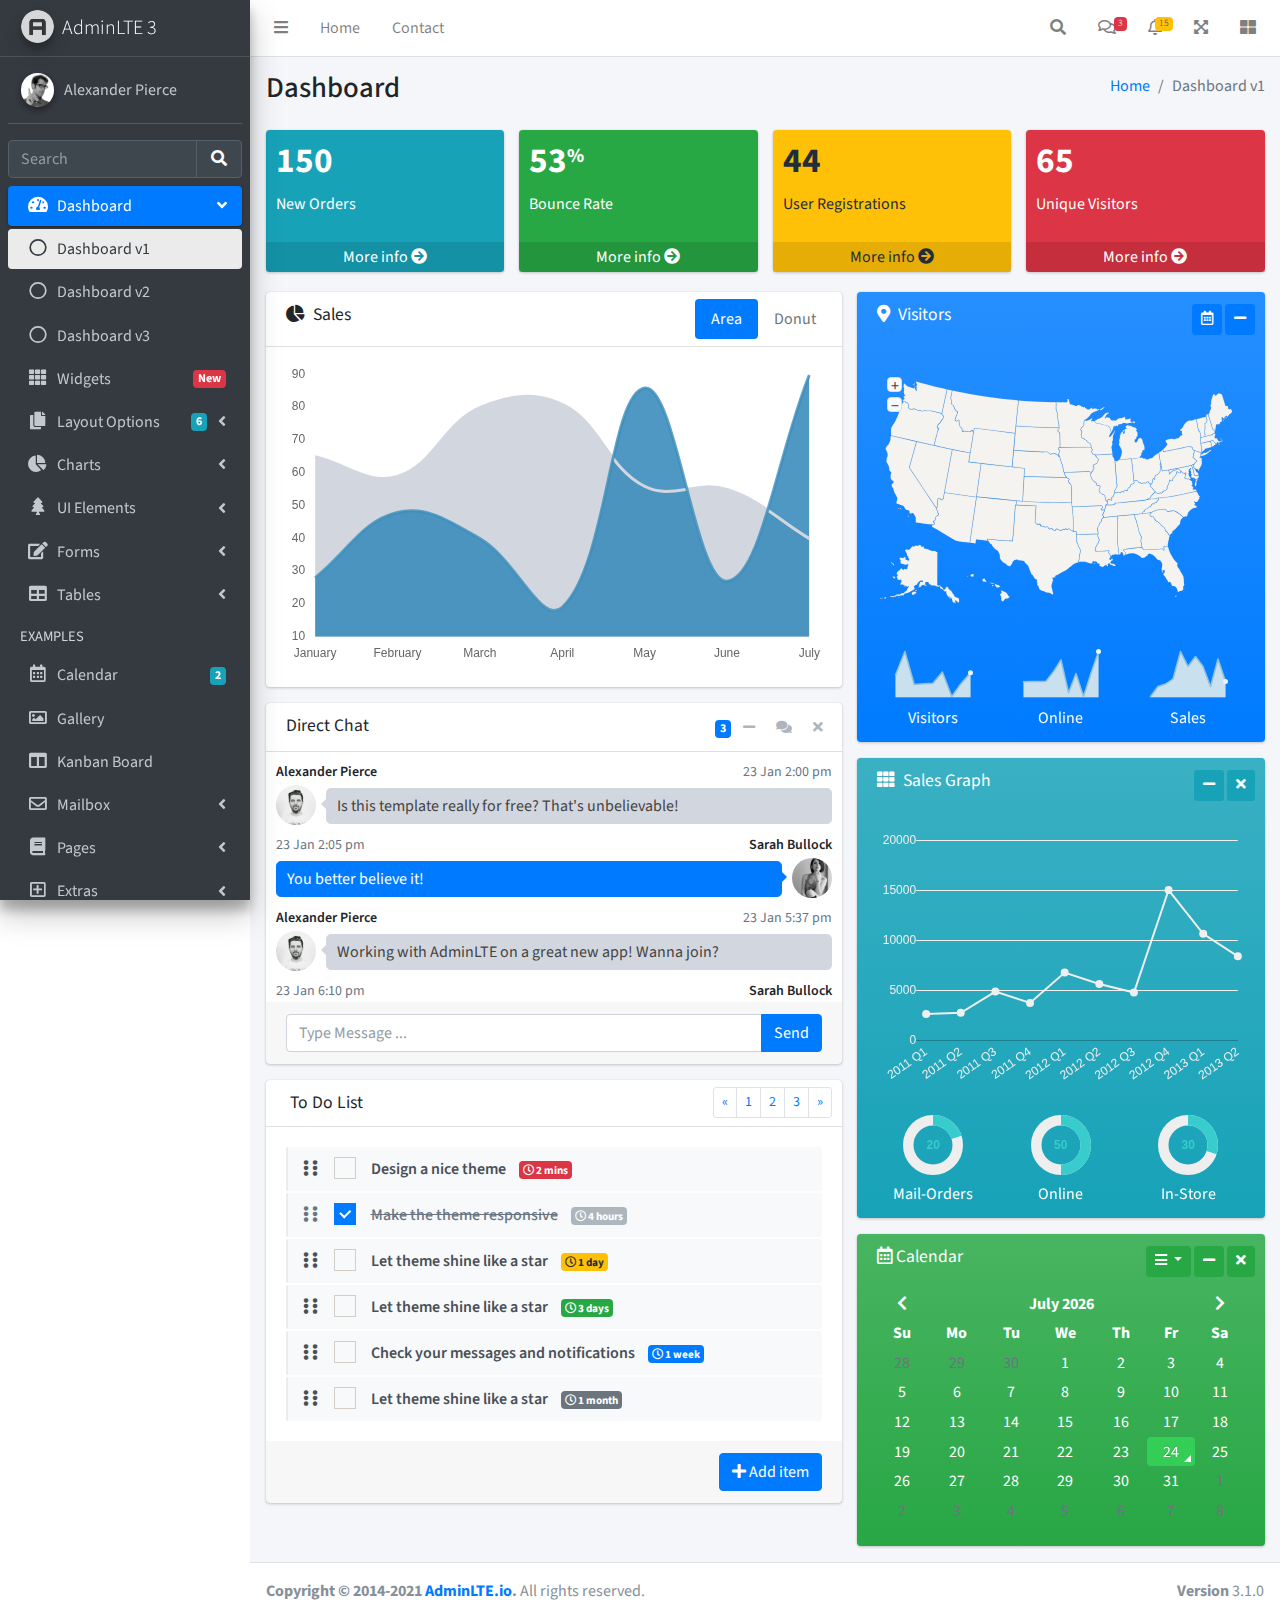
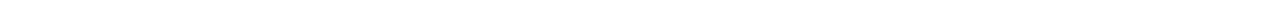
<file: admin/test.html>
<!DOCTYPE html>
<html lang="en">
<head>
  <meta charset="utf-8">
  <meta name="viewport" content="width=device-width, initial-scale=1">
  <title>AdminLTE 3 | Dashboard</title>

  <!-- Google Font: Source Sans Pro -->
  <link rel="stylesheet" href="https://fonts.googleapis.com/css?family=Source+Sans+Pro:300,400,400i,700&display=fallback">
  <!-- Font Awesome -->
  <link rel="stylesheet" href="plugins/fontawesome-free/css/all.min.css">
  <!-- Ionicons -->
  <link rel="stylesheet" href="https://code.ionicframework.com/ionicons/2.0.1/css/ionicons.min.css">
  <!-- Tempusdominus Bootstrap 4 -->
  <link rel="stylesheet" href="plugins/tempusdominus-bootstrap-4/css/tempusdominus-bootstrap-4.min.css">
  <!-- iCheck -->
  <link rel="stylesheet" href="plugins/icheck-bootstrap/icheck-bootstrap.min.css">
  <!-- JQVMap -->
  <link rel="stylesheet" href="plugins/jqvmap/jqvmap.min.css">
  <!-- Theme style -->
  <link rel="stylesheet" href="dist/css/adminlte.min.css">
  <!-- overlayScrollbars -->
  <link rel="stylesheet" href="plugins/overlayScrollbars/css/OverlayScrollbars.min.css">
  <!-- Daterange picker -->
  <link rel="stylesheet" href="plugins/daterangepicker/daterangepicker.css">
  <!-- summernote -->
  <link rel="stylesheet" href="plugins/summernote/summernote-bs4.min.css">
</head>
<body class="hold-transition sidebar-mini layout-fixed">
<div class="wrapper">

  <!-- Preloader -->
  <div class="preloader flex-column justify-content-center align-items-center">
    <img class="animation__shake" src="dist/img/AdminLTELogo.png" alt="AdminLTELogo" height="60" width="60">
  </div>

  <!-- Navbar -->
  <nav class="main-header navbar navbar-expand navbar-white navbar-light">
    <!-- Left navbar links -->
    <ul class="navbar-nav">
      <li class="nav-item">
        <a class="nav-link" data-widget="pushmenu" href="#" role="button"><i class="fas fa-bars"></i></a>
      </li>
      <li class="nav-item d-none d-sm-inline-block">
        <a href="index3.html" class="nav-link">Home</a>
      </li>
      <li class="nav-item d-none d-sm-inline-block">
        <a href="#" class="nav-link">Contact</a>
      </li>
    </ul>

    <!-- Right navbar links -->
    <ul class="navbar-nav ml-auto">
      <!-- Navbar Search -->
      <li class="nav-item">
        <a class="nav-link" data-widget="navbar-search" href="#" role="button">
          <i class="fas fa-search"></i>
        </a>
        <div class="navbar-search-block">
          <form class="form-inline">
            <div class="input-group input-group-sm">
              <input class="form-control form-control-navbar" type="search" placeholder="Search" aria-label="Search">
              <div class="input-group-append">
                <button class="btn btn-navbar" type="submit">
                  <i class="fas fa-search"></i>
                </button>
                <button class="btn btn-navbar" type="button" data-widget="navbar-search">
                  <i class="fas fa-times"></i>
                </button>
              </div>
            </div>
          </form>
        </div>
      </li>

      <!-- Messages Dropdown Menu -->
      <li class="nav-item dropdown">
        <a class="nav-link" data-toggle="dropdown" href="#">
          <i class="far fa-comments"></i>
          <span class="badge badge-danger navbar-badge">3</span>
        </a>
        <div class="dropdown-menu dropdown-menu-lg dropdown-menu-right">
          <a href="#" class="dropdown-item">
            <!-- Message Start -->
            <div class="media">
              <img src="dist/img/user1-128x128.jpg" alt="User Avatar" class="img-size-50 mr-3 img-circle">
              <div class="media-body">
                <h3 class="dropdown-item-title">
                  Brad Diesel
                  <span class="float-right text-sm text-danger"><i class="fas fa-star"></i></span>
                </h3>
                <p class="text-sm">Call me whenever you can...</p>
                <p class="text-sm text-muted"><i class="far fa-clock mr-1"></i> 4 Hours Ago</p>
              </div>
            </div>
            <!-- Message End -->
          </a>
          <div class="dropdown-divider"></div>
          <a href="#" class="dropdown-item">
            <!-- Message Start -->
            <div class="media">
              <img src="dist/img/user8-128x128.jpg" alt="User Avatar" class="img-size-50 img-circle mr-3">
              <div class="media-body">
                <h3 class="dropdown-item-title">
                  John Pierce
                  <span class="float-right text-sm text-muted"><i class="fas fa-star"></i></span>
                </h3>
                <p class="text-sm">I got your message bro</p>
                <p class="text-sm text-muted"><i class="far fa-clock mr-1"></i> 4 Hours Ago</p>
              </div>
            </div>
            <!-- Message End -->
          </a>
          <div class="dropdown-divider"></div>
          <a href="#" class="dropdown-item">
            <!-- Message Start -->
            <div class="media">
              <img src="dist/img/user3-128x128.jpg" alt="User Avatar" class="img-size-50 img-circle mr-3">
              <div class="media-body">
                <h3 class="dropdown-item-title">
                  Nora Silvester
                  <span class="float-right text-sm text-warning"><i class="fas fa-star"></i></span>
                </h3>
                <p class="text-sm">The subject goes here</p>
                <p class="text-sm text-muted"><i class="far fa-clock mr-1"></i> 4 Hours Ago</p>
              </div>
            </div>
            <!-- Message End -->
          </a>
          <div class="dropdown-divider"></div>
          <a href="#" class="dropdown-item dropdown-footer">See All Messages</a>
        </div>
      </li>
      <!-- Notifications Dropdown Menu -->
      <li class="nav-item dropdown">
        <a class="nav-link" data-toggle="dropdown" href="#">
          <i class="far fa-bell"></i>
          <span class="badge badge-warning navbar-badge">15</span>
        </a>
        <div class="dropdown-menu dropdown-menu-lg dropdown-menu-right">
          <span class="dropdown-item dropdown-header">15 Notifications</span>
          <div class="dropdown-divider"></div>
          <a href="#" class="dropdown-item">
            <i class="fas fa-envelope mr-2"></i> 4 new messages
            <span class="float-right text-muted text-sm">3 mins</span>
          </a>
          <div class="dropdown-divider"></div>
          <a href="#" class="dropdown-item">
            <i class="fas fa-users mr-2"></i> 8 friend requests
            <span class="float-right text-muted text-sm">12 hours</span>
          </a>
          <div class="dropdown-divider"></div>
          <a href="#" class="dropdown-item">
            <i class="fas fa-file mr-2"></i> 3 new reports
            <span class="float-right text-muted text-sm">2 days</span>
          </a>
          <div class="dropdown-divider"></div>
          <a href="#" class="dropdown-item dropdown-footer">See All Notifications</a>
        </div>
      </li>
      <li class="nav-item">
        <a class="nav-link" data-widget="fullscreen" href="#" role="button">
          <i class="fas fa-expand-arrows-alt"></i>
        </a>
      </li>
      <li class="nav-item">
        <a class="nav-link" data-widget="control-sidebar" data-slide="true" href="#" role="button">
          <i class="fas fa-th-large"></i>
        </a>
      </li>
    </ul>
  </nav>
  <!-- /.navbar -->

  <!-- Main Sidebar Container -->
  <aside class="main-sidebar sidebar-dark-primary elevation-4">
    <!-- Brand Logo -->
    <a href="index3.html" class="brand-link">
      <img src="dist/img/AdminLTELogo.png" alt="AdminLTE Logo" class="brand-image img-circle elevation-3" style="opacity: .8">
      <span class="brand-text font-weight-light">AdminLTE 3</span>
    </a>

    <!-- Sidebar -->
    <div class="sidebar">
      <!-- Sidebar user panel (optional) -->
      <div class="user-panel mt-3 pb-3 mb-3 d-flex">
        <div class="image">
          <img src="dist/img/user2-160x160.jpg" class="img-circle elevation-2" alt="User Image">
        </div>
        <div class="info">
          <a href="#" class="d-block">Alexander Pierce</a>
        </div>
      </div>

      <!-- SidebarSearch Form -->
      <div class="form-inline">
        <div class="input-group" data-widget="sidebar-search">
          <input class="form-control form-control-sidebar" type="search" placeholder="Search" aria-label="Search">
          <div class="input-group-append">
            <button class="btn btn-sidebar">
              <i class="fas fa-search fa-fw"></i>
            </button>
          </div>
        </div>
      </div>

      <!-- Sidebar Menu -->
      <nav class="mt-2">
        <ul class="nav nav-pills nav-sidebar flex-column" data-widget="treeview" role="menu" data-accordion="false">
          <!-- Add icons to the links using the .nav-icon class
               with font-awesome or any other icon font library -->
          <li class="nav-item menu-open">
            <a href="#" class="nav-link active">
              <i class="nav-icon fas fa-tachometer-alt"></i>
              <p>
                Dashboard
                <i class="right fas fa-angle-left"></i>
              </p>
            </a>
            <ul class="nav nav-treeview">
              <li class="nav-item">
                <a href="./index.html" class="nav-link active">
                  <i class="far fa-circle nav-icon"></i>
                  <p>Dashboard v1</p>
                </a>
              </li>
              <li class="nav-item">
                <a href="./index2.html" class="nav-link">
                  <i class="far fa-circle nav-icon"></i>
                  <p>Dashboard v2</p>
                </a>
              </li>
              <li class="nav-item">
                <a href="./index3.html" class="nav-link">
                  <i class="far fa-circle nav-icon"></i>
                  <p>Dashboard v3</p>
                </a>
              </li>
            </ul>
          </li>
          <li class="nav-item">
            <a href="pages/widgets.html" class="nav-link">
              <i class="nav-icon fas fa-th"></i>
              <p>
                Widgets
                <span class="right badge badge-danger">New</span>
              </p>
            </a>
          </li>
          <li class="nav-item">
            <a href="#" class="nav-link">
              <i class="nav-icon fas fa-copy"></i>
              <p>
                Layout Options
                <i class="fas fa-angle-left right"></i>
                <span class="badge badge-info right">6</span>
              </p>
            </a>
            <ul class="nav nav-treeview">
              <li class="nav-item">
                <a href="pages/layout/top-nav.html" class="nav-link">
                  <i class="far fa-circle nav-icon"></i>
                  <p>Top Navigation</p>
                </a>
              </li>
              <li class="nav-item">
                <a href="pages/layout/top-nav-sidebar.html" class="nav-link">
                  <i class="far fa-circle nav-icon"></i>
                  <p>Top Navigation + Sidebar</p>
                </a>
              </li>
              <li class="nav-item">
                <a href="pages/layout/boxed.html" class="nav-link">
                  <i class="far fa-circle nav-icon"></i>
                  <p>Boxed</p>
                </a>
              </li>
              <li class="nav-item">
                <a href="pages/layout/fixed-sidebar.html" class="nav-link">
                  <i class="far fa-circle nav-icon"></i>
                  <p>Fixed Sidebar</p>
                </a>
              </li>
              <li class="nav-item">
                <a href="pages/layout/fixed-sidebar-custom.html" class="nav-link">
                  <i class="far fa-circle nav-icon"></i>
                  <p>Fixed Sidebar <small>+ Custom Area</small></p>
                </a>
              </li>
              <li class="nav-item">
                <a href="pages/layout/fixed-topnav.html" class="nav-link">
                  <i class="far fa-circle nav-icon"></i>
                  <p>Fixed Navbar</p>
                </a>
              </li>
              <li class="nav-item">
                <a href="pages/layout/fixed-footer.html" class="nav-link">
                  <i class="far fa-circle nav-icon"></i>
                  <p>Fixed Footer</p>
                </a>
              </li>
              <li class="nav-item">
                <a href="pages/layout/collapsed-sidebar.html" class="nav-link">
                  <i class="far fa-circle nav-icon"></i>
                  <p>Collapsed Sidebar</p>
                </a>
              </li>
            </ul>
          </li>
          <li class="nav-item">
            <a href="#" class="nav-link">
              <i class="nav-icon fas fa-chart-pie"></i>
              <p>
                Charts
                <i class="right fas fa-angle-left"></i>
              </p>
            </a>
            <ul class="nav nav-treeview">
              <li class="nav-item">
                <a href="pages/charts/chartjs.html" class="nav-link">
                  <i class="far fa-circle nav-icon"></i>
                  <p>ChartJS</p>
                </a>
              </li>
              <li class="nav-item">
                <a href="pages/charts/flot.html" class="nav-link">
                  <i class="far fa-circle nav-icon"></i>
                  <p>Flot</p>
                </a>
              </li>
              <li class="nav-item">
                <a href="pages/charts/inline.html" class="nav-link">
                  <i class="far fa-circle nav-icon"></i>
                  <p>Inline</p>
                </a>
              </li>
              <li class="nav-item">
                <a href="pages/charts/uplot.html" class="nav-link">
                  <i class="far fa-circle nav-icon"></i>
                  <p>uPlot</p>
                </a>
              </li>
            </ul>
          </li>
          <li class="nav-item">
            <a href="#" class="nav-link">
              <i class="nav-icon fas fa-tree"></i>
              <p>
                UI Elements
                <i class="fas fa-angle-left right"></i>
              </p>
            </a>
            <ul class="nav nav-treeview">
              <li class="nav-item">
                <a href="pages/UI/general.html" class="nav-link">
                  <i class="far fa-circle nav-icon"></i>
                  <p>General</p>
                </a>
              </li>
              <li class="nav-item">
                <a href="pages/UI/icons.html" class="nav-link">
                  <i class="far fa-circle nav-icon"></i>
                  <p>Icons</p>
                </a>
              </li>
              <li class="nav-item">
                <a href="pages/UI/buttons.html" class="nav-link">
                  <i class="far fa-circle nav-icon"></i>
                  <p>Buttons</p>
                </a>
              </li>
              <li class="nav-item">
                <a href="pages/UI/sliders.html" class="nav-link">
                  <i class="far fa-circle nav-icon"></i>
                  <p>Sliders</p>
                </a>
              </li>
              <li class="nav-item">
                <a href="pages/UI/modals.html" class="nav-link">
                  <i class="far fa-circle nav-icon"></i>
                  <p>Modals & Alerts</p>
                </a>
              </li>
              <li class="nav-item">
                <a href="pages/UI/navbar.html" class="nav-link">
                  <i class="far fa-circle nav-icon"></i>
                  <p>Navbar & Tabs</p>
                </a>
              </li>
              <li class="nav-item">
                <a href="pages/UI/timeline.html" class="nav-link">
                  <i class="far fa-circle nav-icon"></i>
                  <p>Timeline</p>
                </a>
              </li>
              <li class="nav-item">
                <a href="pages/UI/ribbons.html" class="nav-link">
                  <i class="far fa-circle nav-icon"></i>
                  <p>Ribbons</p>
                </a>
              </li>
            </ul>
          </li>
          <li class="nav-item">
            <a href="#" class="nav-link">
              <i class="nav-icon fas fa-edit"></i>
              <p>
                Forms
                <i class="fas fa-angle-left right"></i>
              </p>
            </a>
            <ul class="nav nav-treeview">
              <li class="nav-item">
                <a href="pages/forms/general.html" class="nav-link">
                  <i class="far fa-circle nav-icon"></i>
                  <p>General Elements</p>
                </a>
              </li>
              <li class="nav-item">
                <a href="pages/forms/advanced.html" class="nav-link">
                  <i class="far fa-circle nav-icon"></i>
                  <p>Advanced Elements</p>
                </a>
              </li>
              <li class="nav-item">
                <a href="pages/forms/editors.html" class="nav-link">
                  <i class="far fa-circle nav-icon"></i>
                  <p>Editors</p>
                </a>
              </li>
              <li class="nav-item">
                <a href="pages/forms/validation.html" class="nav-link">
                  <i class="far fa-circle nav-icon"></i>
                  <p>Validation</p>
                </a>
              </li>
            </ul>
          </li>
          <li class="nav-item">
            <a href="#" class="nav-link">
              <i class="nav-icon fas fa-table"></i>
              <p>
                Tables
                <i class="fas fa-angle-left right"></i>
              </p>
            </a>
            <ul class="nav nav-treeview">
              <li class="nav-item">
                <a href="pages/tables/simple.html" class="nav-link">
                  <i class="far fa-circle nav-icon"></i>
                  <p>Simple Tables</p>
                </a>
              </li>
              <li class="nav-item">
                <a href="pages/tables/data.html" class="nav-link">
                  <i class="far fa-circle nav-icon"></i>
                  <p>DataTables</p>
                </a>
              </li>
              <li class="nav-item">
                <a href="pages/tables/jsgrid.html" class="nav-link">
                  <i class="far fa-circle nav-icon"></i>
                  <p>jsGrid</p>
                </a>
              </li>
            </ul>
          </li>
          <li class="nav-header">EXAMPLES</li>
          <li class="nav-item">
            <a href="pages/calendar.html" class="nav-link">
              <i class="nav-icon far fa-calendar-alt"></i>
              <p>
                Calendar
                <span class="badge badge-info right">2</span>
              </p>
            </a>
          </li>
          <li class="nav-item">
            <a href="pages/gallery.html" class="nav-link">
              <i class="nav-icon far fa-image"></i>
              <p>
                Gallery
              </p>
            </a>
          </li>
          <li class="nav-item">
            <a href="pages/kanban.html" class="nav-link">
              <i class="nav-icon fas fa-columns"></i>
              <p>
                Kanban Board
              </p>
            </a>
          </li>
          <li class="nav-item">
            <a href="#" class="nav-link">
              <i class="nav-icon far fa-envelope"></i>
              <p>
                Mailbox
                <i class="fas fa-angle-left right"></i>
              </p>
            </a>
            <ul class="nav nav-treeview">
              <li class="nav-item">
                <a href="pages/mailbox/mailbox.html" class="nav-link">
                  <i class="far fa-circle nav-icon"></i>
                  <p>Inbox</p>
                </a>
              </li>
              <li class="nav-item">
                <a href="pages/mailbox/compose.html" class="nav-link">
                  <i class="far fa-circle nav-icon"></i>
                  <p>Compose</p>
                </a>
              </li>
              <li class="nav-item">
                <a href="pages/mailbox/read-mail.html" class="nav-link">
                  <i class="far fa-circle nav-icon"></i>
                  <p>Read</p>
                </a>
              </li>
            </ul>
          </li>
          <li class="nav-item">
            <a href="#" class="nav-link">
              <i class="nav-icon fas fa-book"></i>
              <p>
                Pages
                <i class="fas fa-angle-left right"></i>
              </p>
            </a>
            <ul class="nav nav-treeview">
              <li class="nav-item">
                <a href="pages/examples/invoice.html" class="nav-link">
                  <i class="far fa-circle nav-icon"></i>
                  <p>Invoice</p>
                </a>
              </li>
              <li class="nav-item">
                <a href="pages/examples/profile.html" class="nav-link">
                  <i class="far fa-circle nav-icon"></i>
                  <p>Profile</p>
                </a>
              </li>
              <li class="nav-item">
                <a href="pages/examples/e-commerce.html" class="nav-link">
                  <i class="far fa-circle nav-icon"></i>
                  <p>E-commerce</p>
                </a>
              </li>
              <li class="nav-item">
                <a href="pages/examples/projects.html" class="nav-link">
                  <i class="far fa-circle nav-icon"></i>
                  <p>Projects</p>
                </a>
              </li>
              <li class="nav-item">
                <a href="pages/examples/project-add.html" class="nav-link">
                  <i class="far fa-circle nav-icon"></i>
                  <p>Project Add</p>
                </a>
              </li>
              <li class="nav-item">
                <a href="pages/examples/project-edit.html" class="nav-link">
                  <i class="far fa-circle nav-icon"></i>
                  <p>Project Edit</p>
                </a>
              </li>
              <li class="nav-item">
                <a href="pages/examples/project-detail.html" class="nav-link">
                  <i class="far fa-circle nav-icon"></i>
                  <p>Project Detail</p>
                </a>
              </li>
              <li class="nav-item">
                <a href="pages/examples/contacts.html" class="nav-link">
                  <i class="far fa-circle nav-icon"></i>
                  <p>Contacts</p>
                </a>
              </li>
              <li class="nav-item">
                <a href="pages/examples/faq.html" class="nav-link">
                  <i class="far fa-circle nav-icon"></i>
                  <p>FAQ</p>
                </a>
              </li>
              <li class="nav-item">
                <a href="pages/examples/contact-us.html" class="nav-link">
                  <i class="far fa-circle nav-icon"></i>
                  <p>Contact us</p>
                </a>
              </li>
            </ul>
          </li>
          <li class="nav-item">
            <a href="#" class="nav-link">
              <i class="nav-icon far fa-plus-square"></i>
              <p>
                Extras
                <i class="fas fa-angle-left right"></i>
              </p>
            </a>
            <ul class="nav nav-treeview">
              <li class="nav-item">
                <a href="#" class="nav-link">
                  <i class="far fa-circle nav-icon"></i>
                  <p>
                    Login & Register v1
                    <i class="fas fa-angle-left right"></i>
                  </p>
                </a>
                <ul class="nav nav-treeview">
                  <li class="nav-item">
                    <a href="pages/examples/login.html" class="nav-link">
                      <i class="far fa-circle nav-icon"></i>
                      <p>Login v1</p>
                    </a>
                  </li>
                  <li class="nav-item">
                    <a href="pages/examples/register.html" class="nav-link">
                      <i class="far fa-circle nav-icon"></i>
                      <p>Register v1</p>
                    </a>
                  </li>
                  <li class="nav-item">
                    <a href="pages/examples/forgot-password.html" class="nav-link">
                      <i class="far fa-circle nav-icon"></i>
                      <p>Forgot Password v1</p>
                    </a>
                  </li>
                  <li class="nav-item">
                    <a href="pages/examples/recover-password.html" class="nav-link">
                      <i class="far fa-circle nav-icon"></i>
                      <p>Recover Password v1</p>
                    </a>
                  </li>
                </ul>
              </li>
              <li class="nav-item">
                <a href="#" class="nav-link">
                  <i class="far fa-circle nav-icon"></i>
                  <p>
                    Login & Register v2
                    <i class="fas fa-angle-left right"></i>
                  </p>
                </a>
                <ul class="nav nav-treeview">
                  <li class="nav-item">
                    <a href="pages/examples/login-v2.html" class="nav-link">
                      <i class="far fa-circle nav-icon"></i>
                      <p>Login v2</p>
                    </a>
                  </li>
                  <li class="nav-item">
                    <a href="pages/examples/register-v2.html" class="nav-link">
                      <i class="far fa-circle nav-icon"></i>
                      <p>Register v2</p>
                    </a>
                  </li>
                  <li class="nav-item">
                    <a href="pages/examples/forgot-password-v2.html" class="nav-link">
                      <i class="far fa-circle nav-icon"></i>
                      <p>Forgot Password v2</p>
                    </a>
                  </li>
                  <li class="nav-item">
                    <a href="pages/examples/recover-password-v2.html" class="nav-link">
                      <i class="far fa-circle nav-icon"></i>
                      <p>Recover Password v2</p>
                    </a>
                  </li>
                </ul>
              </li>
              <li class="nav-item">
                <a href="pages/examples/lockscreen.html" class="nav-link">
                  <i class="far fa-circle nav-icon"></i>
                  <p>Lockscreen</p>
                </a>
              </li>
              <li class="nav-item">
                <a href="pages/examples/legacy-user-menu.html" class="nav-link">
                  <i class="far fa-circle nav-icon"></i>
                  <p>Legacy User Menu</p>
                </a>
              </li>
              <li class="nav-item">
                <a href="pages/examples/language-menu.html" class="nav-link">
                  <i class="far fa-circle nav-icon"></i>
                  <p>Language Menu</p>
                </a>
              </li>
              <li class="nav-item">
                <a href="pages/examples/404.html" class="nav-link">
                  <i class="far fa-circle nav-icon"></i>
                  <p>Error 404</p>
                </a>
              </li>
              <li class="nav-item">
                <a href="pages/examples/500.html" class="nav-link">
                  <i class="far fa-circle nav-icon"></i>
                  <p>Error 500</p>
                </a>
              </li>
              <li class="nav-item">
                <a href="pages/examples/pace.html" class="nav-link">
                  <i class="far fa-circle nav-icon"></i>
                  <p>Pace</p>
                </a>
              </li>
              <li class="nav-item">
                <a href="pages/examples/blank.html" class="nav-link">
                  <i class="far fa-circle nav-icon"></i>
                  <p>Blank Page</p>
                </a>
              </li>
              <li class="nav-item">
                <a href="starter.html" class="nav-link">
                  <i class="far fa-circle nav-icon"></i>
                  <p>Starter Page</p>
                </a>
              </li>
            </ul>
          </li>
          <li class="nav-item">
            <a href="#" class="nav-link">
              <i class="nav-icon fas fa-search"></i>
              <p>
                Search
                <i class="fas fa-angle-left right"></i>
              </p>
            </a>
            <ul class="nav nav-treeview">
              <li class="nav-item">
                <a href="pages/search/simple.html" class="nav-link">
                  <i class="far fa-circle nav-icon"></i>
                  <p>Simple Search</p>
                </a>
              </li>
              <li class="nav-item">
                <a href="pages/search/enhanced.html" class="nav-link">
                  <i class="far fa-circle nav-icon"></i>
                  <p>Enhanced</p>
                </a>
              </li>
            </ul>
          </li>
          <li class="nav-header">MISCELLANEOUS</li>
          <li class="nav-item">
            <a href="iframe.html" class="nav-link">
              <i class="nav-icon fas fa-ellipsis-h"></i>
              <p>Tabbed IFrame Plugin</p>
            </a>
          </li>
          <li class="nav-item">
            <a href="https://adminlte.io/docs/3.1/" class="nav-link">
              <i class="nav-icon fas fa-file"></i>
              <p>Documentation</p>
            </a>
          </li>
          <li class="nav-header">MULTI LEVEL EXAMPLE</li>
          <li class="nav-item">
            <a href="#" class="nav-link">
              <i class="fas fa-circle nav-icon"></i>
              <p>Level 1</p>
            </a>
          </li>
          <li class="nav-item">
            <a href="#" class="nav-link">
              <i class="nav-icon fas fa-circle"></i>
              <p>
                Level 1
                <i class="right fas fa-angle-left"></i>
              </p>
            </a>
            <ul class="nav nav-treeview">
              <li class="nav-item">
                <a href="#" class="nav-link">
                  <i class="far fa-circle nav-icon"></i>
                  <p>Level 2</p>
                </a>
              </li>
              <li class="nav-item">
                <a href="#" class="nav-link">
                  <i class="far fa-circle nav-icon"></i>
                  <p>
                    Level 2
                    <i class="right fas fa-angle-left"></i>
                  </p>
                </a>
                <ul class="nav nav-treeview">
                  <li class="nav-item">
                    <a href="#" class="nav-link">
                      <i class="far fa-dot-circle nav-icon"></i>
                      <p>Level 3</p>
                    </a>
                  </li>
                  <li class="nav-item">
                    <a href="#" class="nav-link">
                      <i class="far fa-dot-circle nav-icon"></i>
                      <p>Level 3</p>
                    </a>
                  </li>
                  <li class="nav-item">
                    <a href="#" class="nav-link">
                      <i class="far fa-dot-circle nav-icon"></i>
                      <p>Level 3</p>
                    </a>
                  </li>
                </ul>
              </li>
              <li class="nav-item">
                <a href="#" class="nav-link">
                  <i class="far fa-circle nav-icon"></i>
                  <p>Level 2</p>
                </a>
              </li>
            </ul>
          </li>
          <li class="nav-item">
            <a href="#" class="nav-link">
              <i class="fas fa-circle nav-icon"></i>
              <p>Level 1</p>
            </a>
          </li>
          <li class="nav-header">LABELS</li>
          <li class="nav-item">
            <a href="#" class="nav-link">
              <i class="nav-icon far fa-circle text-danger"></i>
              <p class="text">Important</p>
            </a>
          </li>
          <li class="nav-item">
            <a href="#" class="nav-link">
              <i class="nav-icon far fa-circle text-warning"></i>
              <p>Warning</p>
            </a>
          </li>
          <li class="nav-item">
            <a href="#" class="nav-link">
              <i class="nav-icon far fa-circle text-info"></i>
              <p>Informational</p>
            </a>
          </li>
        </ul>
      </nav>
      <!-- /.sidebar-menu -->
    </div>
    <!-- /.sidebar -->
  </aside>

  <!-- Content Wrapper. Contains page content -->
  <div class="content-wrapper">
    <!-- Content Header (Page header) -->
    <div class="content-header">
      <div class="container-fluid">
        <div class="row mb-2">
          <div class="col-sm-6">
            <h1 class="m-0">Dashboard</h1>
          </div><!-- /.col -->
          <div class="col-sm-6">
            <ol class="breadcrumb float-sm-right">
              <li class="breadcrumb-item"><a href="#">Home</a></li>
              <li class="breadcrumb-item active">Dashboard v1</li>
            </ol>
          </div><!-- /.col -->
        </div><!-- /.row -->
      </div><!-- /.container-fluid -->
    </div>
    <!-- /.content-header -->

    <!-- Main content -->
    <section class="content">
      <div class="container-fluid">
        <!-- Small boxes (Stat box) -->
        <div class="row">
          <div class="col-lg-3 col-6">
            <!-- small box -->
            <div class="small-box bg-info">
              <div class="inner">
                <h3>150</h3>

                <p>New Orders</p>
              </div>
              <div class="icon">
                <i class="ion ion-bag"></i>
              </div>
              <a href="#" class="small-box-footer">More info <i class="fas fa-arrow-circle-right"></i></a>
            </div>
          </div>
          <!-- ./col -->
          <div class="col-lg-3 col-6">
            <!-- small box -->
            <div class="small-box bg-success">
              <div class="inner">
                <h3>53<sup style="font-size: 20px">%</sup></h3>

                <p>Bounce Rate</p>
              </div>
              <div class="icon">
                <i class="ion ion-stats-bars"></i>
              </div>
              <a href="#" class="small-box-footer">More info <i class="fas fa-arrow-circle-right"></i></a>
            </div>
          </div>
          <!-- ./col -->
          <div class="col-lg-3 col-6">
            <!-- small box -->
            <div class="small-box bg-warning">
              <div class="inner">
                <h3>44</h3>

                <p>User Registrations</p>
              </div>
              <div class="icon">
                <i class="ion ion-person-add"></i>
              </div>
              <a href="#" class="small-box-footer">More info <i class="fas fa-arrow-circle-right"></i></a>
            </div>
          </div>
          <!-- ./col -->
          <div class="col-lg-3 col-6">
            <!-- small box -->
            <div class="small-box bg-danger">
              <div class="inner">
                <h3>65</h3>

                <p>Unique Visitors</p>
              </div>
              <div class="icon">
                <i class="ion ion-pie-graph"></i>
              </div>
              <a href="#" class="small-box-footer">More info <i class="fas fa-arrow-circle-right"></i></a>
            </div>
          </div>
          <!-- ./col -->
        </div>
        <!-- /.row -->
        <!-- Main row -->
        <div class="row">
          <!-- Left col -->
          <section class="col-lg-7 connectedSortable">
            <!-- Custom tabs (Charts with tabs)-->
            <div class="card">
              <div class="card-header">
                <h3 class="card-title">
                  <i class="fas fa-chart-pie mr-1"></i>
                  Sales
                </h3>
                <div class="card-tools">
                  <ul class="nav nav-pills ml-auto">
                    <li class="nav-item">
                      <a class="nav-link active" href="#revenue-chart" data-toggle="tab">Area</a>
                    </li>
                    <li class="nav-item">
                      <a class="nav-link" href="#sales-chart" data-toggle="tab">Donut</a>
                    </li>
                  </ul>
                </div>
              </div><!-- /.card-header -->
              <div class="card-body">
                <div class="tab-content p-0">
                  <!-- Morris chart - Sales -->
                  <div class="chart tab-pane active" id="revenue-chart"
                       style="position: relative; height: 300px;">
                      <canvas id="revenue-chart-canvas" height="300" style="height: 300px;"></canvas>
                   </div>
                  <div class="chart tab-pane" id="sales-chart" style="position: relative; height: 300px;">
                    <canvas id="sales-chart-canvas" height="300" style="height: 300px;"></canvas>
                  </div>
                </div>
              </div><!-- /.card-body -->
            </div>
            <!-- /.card -->

            <!-- DIRECT CHAT -->
            <div class="card direct-chat direct-chat-primary">
              <div class="card-header">
                <h3 class="card-title">Direct Chat</h3>

                <div class="card-tools">
                  <span title="3 New Messages" class="badge badge-primary">3</span>
                  <button type="button" class="btn btn-tool" data-card-widget="collapse">
                    <i class="fas fa-minus"></i>
                  </button>
                  <button type="button" class="btn btn-tool" title="Contacts" data-widget="chat-pane-toggle">
                    <i class="fas fa-comments"></i>
                  </button>
                  <button type="button" class="btn btn-tool" data-card-widget="remove">
                    <i class="fas fa-times"></i>
                  </button>
                </div>
              </div>
              <!-- /.card-header -->
              <div class="card-body">
                <!-- Conversations are loaded here -->
                <div class="direct-chat-messages">
                  <!-- Message. Default to the left -->
                  <div class="direct-chat-msg">
                    <div class="direct-chat-infos clearfix">
                      <span class="direct-chat-name float-left">Alexander Pierce</span>
                      <span class="direct-chat-timestamp float-right">23 Jan 2:00 pm</span>
                    </div>
                    <!-- /.direct-chat-infos -->
                    <img class="direct-chat-img" src="dist/img/user1-128x128.jpg" alt="message user image">
                    <!-- /.direct-chat-img -->
                    <div class="direct-chat-text">
                      Is this template really for free? That's unbelievable!
                    </div>
                    <!-- /.direct-chat-text -->
                  </div>
                  <!-- /.direct-chat-msg -->

                  <!-- Message to the right -->
                  <div class="direct-chat-msg right">
                    <div class="direct-chat-infos clearfix">
                      <span class="direct-chat-name float-right">Sarah Bullock</span>
                      <span class="direct-chat-timestamp float-left">23 Jan 2:05 pm</span>
                    </div>
                    <!-- /.direct-chat-infos -->
                    <img class="direct-chat-img" src="dist/img/user3-128x128.jpg" alt="message user image">
                    <!-- /.direct-chat-img -->
                    <div class="direct-chat-text">
                      You better believe it!
                    </div>
                    <!-- /.direct-chat-text -->
                  </div>
                  <!-- /.direct-chat-msg -->

                  <!-- Message. Default to the left -->
                  <div class="direct-chat-msg">
                    <div class="direct-chat-infos clearfix">
                      <span class="direct-chat-name float-left">Alexander Pierce</span>
                      <span class="direct-chat-timestamp float-right">23 Jan 5:37 pm</span>
                    </div>
                    <!-- /.direct-chat-infos -->
                    <img class="direct-chat-img" src="dist/img/user1-128x128.jpg" alt="message user image">
                    <!-- /.direct-chat-img -->
                    <div class="direct-chat-text">
                      Working with AdminLTE on a great new app! Wanna join?
                    </div>
                    <!-- /.direct-chat-text -->
                  </div>
                  <!-- /.direct-chat-msg -->

                  <!-- Message to the right -->
                  <div class="direct-chat-msg right">
                    <div class="direct-chat-infos clearfix">
                      <span class="direct-chat-name float-right">Sarah Bullock</span>
                      <span class="direct-chat-timestamp float-left">23 Jan 6:10 pm</span>
                    </div>
                    <!-- /.direct-chat-infos -->
                    <img class="direct-chat-img" src="dist/img/user3-128x128.jpg" alt="message user image">
                    <!-- /.direct-chat-img -->
                    <div class="direct-chat-text">
                      I would love to.
                    </div>
                    <!-- /.direct-chat-text -->
                  </div>
                  <!-- /.direct-chat-msg -->

                </div>
                <!--/.direct-chat-messages-->

                <!-- Contacts are loaded here -->
                <div class="direct-chat-contacts">
                  <ul class="contacts-list">
                    <li>
                      <a href="#">
                        <img class="contacts-list-img" src="dist/img/user1-128x128.jpg" alt="User Avatar">

                        <div class="contacts-list-info">
                          <span class="contacts-list-name">
                            Count Dracula
                            <small class="contacts-list-date float-right">2/28/2015</small>
                          </span>
                          <span class="contacts-list-msg">How have you been? I was...</span>
                        </div>
                        <!-- /.contacts-list-info -->
                      </a>
                    </li>
                    <!-- End Contact Item -->
                    <li>
                      <a href="#">
                        <img class="contacts-list-img" src="dist/img/user7-128x128.jpg" alt="User Avatar">

                        <div class="contacts-list-info">
                          <span class="contacts-list-name">
                            Sarah Doe
                            <small class="contacts-list-date float-right">2/23/2015</small>
                          </span>
                          <span class="contacts-list-msg">I will be waiting for...</span>
                        </div>
                        <!-- /.contacts-list-info -->
                      </a>
                    </li>
                    <!-- End Contact Item -->
                    <li>
                      <a href="#">
                        <img class="contacts-list-img" src="dist/img/user3-128x128.jpg" alt="User Avatar">

                        <div class="contacts-list-info">
                          <span class="contacts-list-name">
                            Nadia Jolie
                            <small class="contacts-list-date float-right">2/20/2015</small>
                          </span>
                          <span class="contacts-list-msg">I'll call you back at...</span>
                        </div>
                        <!-- /.contacts-list-info -->
                      </a>
                    </li>
                    <!-- End Contact Item -->
                    <li>
                      <a href="#">
                        <img class="contacts-list-img" src="dist/img/user5-128x128.jpg" alt="User Avatar">

                        <div class="contacts-list-info">
                          <span class="contacts-list-name">
                            Nora S. Vans
                            <small class="contacts-list-date float-right">2/10/2015</small>
                          </span>
                          <span class="contacts-list-msg">Where is your new...</span>
                        </div>
                        <!-- /.contacts-list-info -->
                      </a>
                    </li>
                    <!-- End Contact Item -->
                    <li>
                      <a href="#">
                        <img class="contacts-list-img" src="dist/img/user6-128x128.jpg" alt="User Avatar">

                        <div class="contacts-list-info">
                          <span class="contacts-list-name">
                            John K.
                            <small class="contacts-list-date float-right">1/27/2015</small>
                          </span>
                          <span class="contacts-list-msg">Can I take a look at...</span>
                        </div>
                        <!-- /.contacts-list-info -->
                      </a>
                    </li>
                    <!-- End Contact Item -->
                    <li>
                      <a href="#">
                        <img class="contacts-list-img" src="dist/img/user8-128x128.jpg" alt="User Avatar">

                        <div class="contacts-list-info">
                          <span class="contacts-list-name">
                            Kenneth M.
                            <small class="contacts-list-date float-right">1/4/2015</small>
                          </span>
                          <span class="contacts-list-msg">Never mind I found...</span>
                        </div>
                        <!-- /.contacts-list-info -->
                      </a>
                    </li>
                    <!-- End Contact Item -->
                  </ul>
                  <!-- /.contacts-list -->
                </div>
                <!-- /.direct-chat-pane -->
              </div>
              <!-- /.card-body -->
              <div class="card-footer">
                <form action="#" method="post">
                  <div class="input-group">
                    <input type="text" name="message" placeholder="Type Message ..." class="form-control">
                    <span class="input-group-append">
                      <button type="button" class="btn btn-primary">Send</button>
                    </span>
                  </div>
                </form>
              </div>
              <!-- /.card-footer-->
            </div>
            <!--/.direct-chat -->

            <!-- TO DO List -->
            <div class="card">
              <div class="card-header">
                <h3 class="card-title">
                  <i class="ion ion-clipboard mr-1"></i>
                  To Do List
                </h3>

                <div class="card-tools">
                  <ul class="pagination pagination-sm">
                    <li class="page-item"><a href="#" class="page-link">&laquo;</a></li>
                    <li class="page-item"><a href="#" class="page-link">1</a></li>
                    <li class="page-item"><a href="#" class="page-link">2</a></li>
                    <li class="page-item"><a href="#" class="page-link">3</a></li>
                    <li class="page-item"><a href="#" class="page-link">&raquo;</a></li>
                  </ul>
                </div>
              </div>
              <!-- /.card-header -->
              <div class="card-body">
                <ul class="todo-list" data-widget="todo-list">
                  <li>
                    <!-- drag handle -->
                    <span class="handle">
                      <i class="fas fa-ellipsis-v"></i>
                      <i class="fas fa-ellipsis-v"></i>
                    </span>
                    <!-- checkbox -->
                    <div  class="icheck-primary d-inline ml-2">
                      <input type="checkbox" value="" name="todo1" id="todoCheck1">
                      <label for="todoCheck1"></label>
                    </div>
                    <!-- todo text -->
                    <span class="text">Design a nice theme</span>
                    <!-- Emphasis label -->
                    <small class="badge badge-danger"><i class="far fa-clock"></i> 2 mins</small>
                    <!-- General tools such as edit or delete-->
                    <div class="tools">
                      <i class="fas fa-edit"></i>
                      <i class="fas fa-trash-o"></i>
                    </div>
                  </li>
                  <li>
                    <span class="handle">
                      <i class="fas fa-ellipsis-v"></i>
                      <i class="fas fa-ellipsis-v"></i>
                    </span>
                    <div  class="icheck-primary d-inline ml-2">
                      <input type="checkbox" value="" name="todo2" id="todoCheck2" checked>
                      <label for="todoCheck2"></label>
                    </div>
                    <span class="text">Make the theme responsive</span>
                    <small class="badge badge-info"><i class="far fa-clock"></i> 4 hours</small>
                    <div class="tools">
                      <i class="fas fa-edit"></i>
                      <i class="fas fa-trash-o"></i>
                    </div>
                  </li>
                  <li>
                    <span class="handle">
                      <i class="fas fa-ellipsis-v"></i>
                      <i class="fas fa-ellipsis-v"></i>
                    </span>
                    <div  class="icheck-primary d-inline ml-2">
                      <input type="checkbox" value="" name="todo3" id="todoCheck3">
                      <label for="todoCheck3"></label>
                    </div>
                    <span class="text">Let theme shine like a star</span>
                    <small class="badge badge-warning"><i class="far fa-clock"></i> 1 day</small>
                    <div class="tools">
                      <i class="fas fa-edit"></i>
                      <i class="fas fa-trash-o"></i>
                    </div>
                  </li>
                  <li>
                    <span class="handle">
                      <i class="fas fa-ellipsis-v"></i>
                      <i class="fas fa-ellipsis-v"></i>
                    </span>
                    <div  class="icheck-primary d-inline ml-2">
                      <input type="checkbox" value="" name="todo4" id="todoCheck4">
                      <label for="todoCheck4"></label>
                    </div>
                    <span class="text">Let theme shine like a star</span>
                    <small class="badge badge-success"><i class="far fa-clock"></i> 3 days</small>
                    <div class="tools">
                      <i class="fas fa-edit"></i>
                      <i class="fas fa-trash-o"></i>
                    </div>
                  </li>
                  <li>
                    <span class="handle">
                      <i class="fas fa-ellipsis-v"></i>
                      <i class="fas fa-ellipsis-v"></i>
                    </span>
                    <div  class="icheck-primary d-inline ml-2">
                      <input type="checkbox" value="" name="todo5" id="todoCheck5">
                      <label for="todoCheck5"></label>
                    </div>
                    <span class="text">Check your messages and notifications</span>
                    <small class="badge badge-primary"><i class="far fa-clock"></i> 1 week</small>
                    <div class="tools">
                      <i class="fas fa-edit"></i>
                      <i class="fas fa-trash-o"></i>
                    </div>
                  </li>
                  <li>
                    <span class="handle">
                      <i class="fas fa-ellipsis-v"></i>
                      <i class="fas fa-ellipsis-v"></i>
                    </span>
                    <div  class="icheck-primary d-inline ml-2">
                      <input type="checkbox" value="" name="todo6" id="todoCheck6">
                      <label for="todoCheck6"></label>
                    </div>
                    <span class="text">Let theme shine like a star</span>
                    <small class="badge badge-secondary"><i class="far fa-clock"></i> 1 month</small>
                    <div class="tools">
                      <i class="fas fa-edit"></i>
                      <i class="fas fa-trash-o"></i>
                    </div>
                  </li>
                </ul>
              </div>
              <!-- /.card-body -->
              <div class="card-footer clearfix">
                <button type="button" class="btn btn-primary float-right"><i class="fas fa-plus"></i> Add item</button>
              </div>
            </div>
            <!-- /.card -->
          </section>
          <!-- /.Left col -->
          <!-- right col (We are only adding the ID to make the widgets sortable)-->
          <section class="col-lg-5 connectedSortable">

            <!-- Map card -->
            <div class="card bg-gradient-primary">
              <div class="card-header border-0">
                <h3 class="card-title">
                  <i class="fas fa-map-marker-alt mr-1"></i>
                  Visitors
                </h3>
                <!-- card tools -->
                <div class="card-tools">
                  <button type="button" class="btn btn-primary btn-sm daterange" title="Date range">
                    <i class="far fa-calendar-alt"></i>
                  </button>
                  <button type="button" class="btn btn-primary btn-sm" data-card-widget="collapse" title="Collapse">
                    <i class="fas fa-minus"></i>
                  </button>
                </div>
                <!-- /.card-tools -->
              </div>
              <div class="card-body">
                <div id="world-map" style="height: 250px; width: 100%;"></div>
              </div>
              <!-- /.card-body-->
              <div class="card-footer bg-transparent">
                <div class="row">
                  <div class="col-4 text-center">
                    <div id="sparkline-1"></div>
                    <div class="text-white">Visitors</div>
                  </div>
                  <!-- ./col -->
                  <div class="col-4 text-center">
                    <div id="sparkline-2"></div>
                    <div class="text-white">Online</div>
                  </div>
                  <!-- ./col -->
                  <div class="col-4 text-center">
                    <div id="sparkline-3"></div>
                    <div class="text-white">Sales</div>
                  </div>
                  <!-- ./col -->
                </div>
                <!-- /.row -->
              </div>
            </div>
            <!-- /.card -->

            <!-- solid sales graph -->
            <div class="card bg-gradient-info">
              <div class="card-header border-0">
                <h3 class="card-title">
                  <i class="fas fa-th mr-1"></i>
                  Sales Graph
                </h3>

                <div class="card-tools">
                  <button type="button" class="btn bg-info btn-sm" data-card-widget="collapse">
                    <i class="fas fa-minus"></i>
                  </button>
                  <button type="button" class="btn bg-info btn-sm" data-card-widget="remove">
                    <i class="fas fa-times"></i>
                  </button>
                </div>
              </div>
              <div class="card-body">
                <canvas class="chart" id="line-chart" style="min-height: 250px; height: 250px; max-height: 250px; max-width: 100%;"></canvas>
              </div>
              <!-- /.card-body -->
              <div class="card-footer bg-transparent">
                <div class="row">
                  <div class="col-4 text-center">
                    <input type="text" class="knob" data-readonly="true" value="20" data-width="60" data-height="60"
                           data-fgColor="#39CCCC">

                    <div class="text-white">Mail-Orders</div>
                  </div>
                  <!-- ./col -->
                  <div class="col-4 text-center">
                    <input type="text" class="knob" data-readonly="true" value="50" data-width="60" data-height="60"
                           data-fgColor="#39CCCC">

                    <div class="text-white">Online</div>
                  </div>
                  <!-- ./col -->
                  <div class="col-4 text-center">
                    <input type="text" class="knob" data-readonly="true" value="30" data-width="60" data-height="60"
                           data-fgColor="#39CCCC">

                    <div class="text-white">In-Store</div>
                  </div>
                  <!-- ./col -->
                </div>
                <!-- /.row -->
              </div>
              <!-- /.card-footer -->
            </div>
            <!-- /.card -->

            <!-- Calendar -->
            <div class="card bg-gradient-success">
              <div class="card-header border-0">

                <h3 class="card-title">
                  <i class="far fa-calendar-alt"></i>
                  Calendar
                </h3>
                <!-- tools card -->
                <div class="card-tools">
                  <!-- button with a dropdown -->
                  <div class="btn-group">
                    <button type="button" class="btn btn-success btn-sm dropdown-toggle" data-toggle="dropdown" data-offset="-52">
                      <i class="fas fa-bars"></i>
                    </button>
                    <div class="dropdown-menu" role="menu">
                      <a href="#" class="dropdown-item">Add new event</a>
                      <a href="#" class="dropdown-item">Clear events</a>
                      <div class="dropdown-divider"></div>
                      <a href="#" class="dropdown-item">View calendar</a>
                    </div>
                  </div>
                  <button type="button" class="btn btn-success btn-sm" data-card-widget="collapse">
                    <i class="fas fa-minus"></i>
                  </button>
                  <button type="button" class="btn btn-success btn-sm" data-card-widget="remove">
                    <i class="fas fa-times"></i>
                  </button>
                </div>
                <!-- /. tools -->
              </div>
              <!-- /.card-header -->
              <div class="card-body pt-0">
                <!--The calendar -->
                <div id="calendar" style="width: 100%"></div>
              </div>
              <!-- /.card-body -->
            </div>
            <!-- /.card -->
          </section>
          <!-- right col -->
        </div>
        <!-- /.row (main row) -->
      </div><!-- /.container-fluid -->
    </section>
    <!-- /.content -->
  </div>
  <!-- /.content-wrapper -->
  <footer class="main-footer">
    <strong>Copyright &copy; 2014-2021 <a href="https://adminlte.io">AdminLTE.io</a>.</strong>
    All rights reserved.
    <div class="float-right d-none d-sm-inline-block">
      <b>Version</b> 3.1.0
    </div>
  </footer>

  <!-- Control Sidebar -->
  <aside class="control-sidebar control-sidebar-dark">
    <!-- Control sidebar content goes here -->
  </aside>
  <!-- /.control-sidebar -->
</div>
<!-- ./wrapper -->

<!-- jQuery -->
<script src="plugins/jquery/jquery.min.js"></script>
<!-- jQuery UI 1.11.4 -->
<script src="plugins/jquery-ui/jquery-ui.min.js"></script>
<!-- Resolve conflict in jQuery UI tooltip with Bootstrap tooltip -->
<script>
  $.widget.bridge('uibutton', $.ui.button)
</script>
<!-- Bootstrap 4 -->
<script src="plugins/bootstrap/js/bootstrap.bundle.min.js"></script>
<!-- ChartJS -->
<script src="plugins/chart.js/Chart.min.js"></script>
<!-- Sparkline -->
<script src="plugins/sparklines/sparkline.js"></script>
<!-- JQVMap -->
<script src="plugins/jqvmap/jquery.vmap.min.js"></script>
<script src="plugins/jqvmap/maps/jquery.vmap.usa.js"></script>
<!-- jQuery Knob Chart -->
<script src="plugins/jquery-knob/jquery.knob.min.js"></script>
<!-- daterangepicker -->
<script src="plugins/moment/moment.min.js"></script>
<script src="plugins/daterangepicker/daterangepicker.js"></script>
<!-- Tempusdominus Bootstrap 4 -->
<script src="plugins/tempusdominus-bootstrap-4/js/tempusdominus-bootstrap-4.min.js"></script>
<!-- Summernote -->
<script src="plugins/summernote/summernote-bs4.min.js"></script>
<!-- overlayScrollbars -->
<script src="plugins/overlayScrollbars/js/jquery.overlayScrollbars.min.js"></script>
<!-- AdminLTE App -->
<script src="dist/js/adminlte.js"></script>
<!-- AdminLTE for demo purposes -->
<script src="dist/js/demo.js"></script>
<!-- AdminLTE dashboard demo (This is only for demo purposes) -->
<script src="dist/js/pages/dashboard.js"></script>
</body>
</html>
</file>
<file: admin/plugins/daterangepicker/daterangepicker.css>
.daterangepicker {
  position: absolute;
  color: inherit;
  background-color: #fff;
  border-radius: 4px;
  border: 1px solid #ddd;
  width: 278px;
  max-width: none;
  padding: 0;
  margin-top: 7px;
  top: 100px;
  left: 20px;
  z-index: 3001;
  display: none;
  font-family: arial;
  font-size: 15px;
  line-height: 1em;
}

.daterangepicker:before, .daterangepicker:after {
  position: absolute;
  display: inline-block;
  border-bottom-color: rgba(0, 0, 0, 0.2);
  content: '';
}

.daterangepicker:before {
  top: -7px;
  border-right: 7px solid transparent;
  border-left: 7px solid transparent;
  border-bottom: 7px solid #ccc;
}

.daterangepicker:after {
  top: -6px;
  border-right: 6px solid transparent;
  border-bottom: 6px solid #fff;
  border-left: 6px solid transparent;
}

.daterangepicker.opensleft:before {
  right: 9px;
}

.daterangepicker.opensleft:after {
  right: 10px;
}

.daterangepicker.openscenter:before {
  left: 0;
  right: 0;
  width: 0;
  margin-left: auto;
  margin-right: auto;
}

.daterangepicker.openscenter:after {
  left: 0;
  right: 0;
  width: 0;
  margin-left: auto;
  margin-right: auto;
}

.daterangepicker.opensright:before {
  left: 9px;
}

.daterangepicker.opensright:after {
  left: 10px;
}

.daterangepicker.drop-up {
  margin-top: -7px;
}

.daterangepicker.drop-up:before {
  top: initial;
  bottom: -7px;
  border-bottom: initial;
  border-top: 7px solid #ccc;
}

.daterangepicker.drop-up:after {
  top: initial;
  bottom: -6px;
  border-bottom: initial;
  border-top: 6px solid #fff;
}

.daterangepicker.single .daterangepicker .ranges, .daterangepicker.single .drp-calendar {
  float: none;
}

.daterangepicker.single .drp-selected {
  display: none;
}

.daterangepicker.show-calendar .drp-calendar {
  display: block;
}

.daterangepicker.show-calendar .drp-buttons {
  display: block;
}

.daterangepicker.auto-apply .drp-buttons {
  display: none;
}

.daterangepicker .drp-calendar {
  display: none;
  max-width: 270px;
}

.daterangepicker .drp-calendar.left {
  padding: 8px 0 8px 8px;
}

.daterangepicker .drp-calendar.right {
  padding: 8px;
}

.daterangepicker .drp-calendar.single .calendar-table {
  border: none;
}

.daterangepicker .calendar-table .next span, .daterangepicker .calendar-table .prev span {
  color: #fff;
  border: solid black;
  border-width: 0 2px 2px 0;
  border-radius: 0;
  display: inline-block;
  padding: 3px;
}

.daterangepicker .calendar-table .next span {
  transform: rotate(-45deg);
  -webkit-transform: rotate(-45deg);
}

.daterangepicker .calendar-table .prev span {
  transform: rotate(135deg);
  -webkit-transform: rotate(135deg);
}

.daterangepicker .calendar-table th, .daterangepicker .calendar-table td {
  white-space: nowrap;
  text-align: center;
  vertical-align: middle;
  min-width: 32px;
  width: 32px;
  height: 24px;
  line-height: 24px;
  font-size: 12px;
  border-radius: 4px;
  border: 1px solid transparent;
  white-space: nowrap;
  cursor: pointer;
}

.daterangepicker .calendar-table {
  border: 1px solid #fff;
  border-radius: 4px;
  background-color: #fff;
}

.daterangepicker .calendar-table table {
  width: 100%;
  margin: 0;
  border-spacing: 0;
  border-collapse: collapse;
}

.daterangepicker td.available:hover, .daterangepicker th.available:hover {
  background-color: #eee;
  border-color: transparent;
  color: inherit;
}

.daterangepicker td.week, .daterangepicker th.week {
  font-size: 80%;
  color: #ccc;
}

.daterangepicker td.off, .daterangepicker td.off.in-range, .daterangepicker td.off.start-date, .daterangepicker td.off.end-date {
  background-color: #fff;
  border-color: transparent;
  color: #999;
}

.daterangepicker td.in-range {
  background-color: #ebf4f8;
  border-color: transparent;
  color: #000;
  border-radius: 0;
}

.daterangepicker td.start-date {
  border-radius: 4px 0 0 4px;
}

.daterangepicker td.end-date {
  border-radius: 0 4px 4px 0;
}

.daterangepicker td.start-date.end-date {
  border-radius: 4px;
}

.daterangepicker td.active, .daterangepicker td.active:hover {
  background-color: #357ebd;
  border-color: transparent;
  color: #fff;
}

.daterangepicker th.month {
  width: auto;
}

.daterangepicker td.disabled, .daterangepicker option.disabled {
  color: #999;
  cursor: not-allowed;
  text-decoration: line-through;
}

.daterangepicker select.monthselect, .daterangepicker select.yearselect {
  font-size: 12px;
  padding: 1px;
  height: auto;
  margin: 0;
  cursor: default;
}

.daterangepicker select.monthselect {
  margin-right: 2%;
  width: 56%;
}

.daterangepicker select.yearselect {
  width: 40%;
}

.daterangepicker select.hourselect, .daterangepicker select.minuteselect, .daterangepicker select.secondselect, .daterangepicker select.ampmselect {
  width: 50px;
  margin: 0 auto;
  background: #eee;
  border: 1px solid #eee;
  padding: 2px;
  outline: 0;
  font-size: 12px;
}

.daterangepicker .calendar-time {
  text-align: center;
  margin: 4px auto 0 auto;
  line-height: 30px;
  position: relative;
}

.daterangepicker .calendar-time select.disabled {
  color: #ccc;
  cursor: not-allowed;
}

.daterangepicker .drp-buttons {
  clear: both;
  text-align: right;
  padding: 8px;
  border-top: 1px solid #ddd;
  display: none;
  line-height: 12px;
  vertical-align: middle;
}

.daterangepicker .drp-selected {
  display: inline-block;
  font-size: 12px;
  padding-right: 8px;
}

.daterangepicker .drp-buttons .btn {
  margin-left: 8px;
  font-size: 12px;
  font-weight: bold;
  padding: 4px 8px;
}

.daterangepicker.show-ranges.single.rtl .drp-calendar.left {
  border-right: 1px solid #ddd;
}

.daterangepicker.show-ranges.single.ltr .drp-calendar.left {
  border-left: 1px solid #ddd;
}

.daterangepicker.show-ranges.rtl .drp-calendar.right {
  border-right: 1px solid #ddd;
}

.daterangepicker.show-ranges.ltr .drp-calendar.left {
  border-left: 1px solid #ddd;
}

.daterangepicker .ranges {
  float: none;
  text-align: left;
  margin: 0;
}

.daterangepicker.show-calendar .ranges {
  margin-top: 8px;
}

.daterangepicker .ranges ul {
  list-style: none;
  margin: 0 auto;
  padding: 0;
  width: 100%;
}

.daterangepicker .ranges li {
  font-size: 12px;
  padding: 8px 12px;
  cursor: pointer;
}

.daterangepicker .ranges li:hover {
  background-color: #eee;
}

.daterangepicker .ranges li.active {
  background-color: #08c;
  color: #fff;
}

/*  Larger Screen Styling */
@media (min-width: 564px) {
  .daterangepicker {
    width: auto;
  }

  .daterangepicker .ranges ul {
    width: 140px;
  }

  .daterangepicker.single .ranges ul {
    width: 100%;
  }

  .daterangepicker.single .drp-calendar.left {
    clear: none;
  }

  .daterangepicker.single .ranges, .daterangepicker.single .drp-calendar {
    float: left;
  }

  .daterangepicker {
    direction: ltr;
    text-align: left;
  }

  .daterangepicker .drp-calendar.left {
    clear: left;
    margin-right: 0;
  }

  .daterangepicker .drp-calendar.left .calendar-table {
    border-right: none;
    border-top-right-radius: 0;
    border-bottom-right-radius: 0;
  }

  .daterangepicker .drp-calendar.right {
    margin-left: 0;
  }

  .daterangepicker .drp-calendar.right .calendar-table {
    border-left: none;
    border-top-left-radius: 0;
    border-bottom-left-radius: 0;
  }

  .daterangepicker .drp-calendar.left .calendar-table {
    padding-right: 8px;
  }

  .daterangepicker .ranges, .daterangepicker .drp-calendar {
    float: left;
  }
}

@media (min-width: 730px) {
  .daterangepicker .ranges {
    width: auto;
  }

  .daterangepicker .ranges {
    float: left;
  }

  .daterangepicker.rtl .ranges {
    float: right;
  }

  .daterangepicker .drp-calendar.left {
    clear: none !important;
  }
}
</file>
<file: admin/plugins/jqvmap/jqvmap.min.css>
.jqvmap-label,.jqvmap-pin{pointer-events:none}.jqvmap-label{position:absolute;display:none;-webkit-border-radius:3px;-moz-border-radius:3px;border-radius:3px;background:#292929;color:#fff;font-family:sans-serif,Verdana;font-size:smaller;padding:3px}.jqvmap-zoomin,.jqvmap-zoomout{position:absolute;left:10px;-webkit-border-radius:3px;-moz-border-radius:3px;border-radius:3px;background:#000;padding:3px;color:#fff;width:10px;height:10px;cursor:pointer;line-height:10px;text-align:center}.jqvmap-zoomin{top:10px}.jqvmap-zoomout{top:30px}.jqvmap-region{cursor:pointer}.jqvmap-ajax_response{width:100%;height:500px}
</file>
<file: admin/plugins/overlayScrollbars/css/OverlayScrollbars.min.css>
/*!
 * OverlayScrollbars
 * https://github.com/KingSora/OverlayScrollbars
 *
 * Version: 1.13.0
 *
 * Copyright KingSora | Rene Haas.
 * https://github.com/KingSora
 *
 * Released under the MIT license.
 * Date: 02.08.2020
 */
html.os-html,html.os-html>.os-host{display:block;overflow:hidden;box-sizing:border-box;height:100%!important;width:100%!important;min-width:100%!important;min-height:100%!important;margin:0!important;position:absolute!important}html.os-html>.os-host>.os-padding{position:absolute}body.os-dragging,body.os-dragging *{cursor:default}.os-host,.os-host-textarea{position:relative;overflow:visible!important;-webkit-box-orient:vertical;-webkit-box-direction:normal;-ms-flex-direction:column;flex-direction:column;-ms-flex-wrap:nowrap;flex-wrap:nowrap;-webkit-box-pack:start;-ms-flex-pack:start;justify-content:flex-start;-ms-flex-line-pack:start;align-content:flex-start;-webkit-box-align:start;-ms-flex-align:start;-ms-grid-row-align:flex-start;align-items:flex-start}.os-host-flexbox{overflow:hidden!important;display:-webkit-box;display:-ms-flexbox;display:flex}.os-host-flexbox>.os-size-auto-observer{height:inherit!important}.os-host-flexbox>.os-content-glue{-webkit-box-flex:1;-ms-flex-positive:1;flex-grow:1;-ms-flex-negative:0;flex-shrink:0}.os-host-flexbox>.os-size-auto-observer,.os-host-flexbox>.os-content-glue{min-height:0;min-width:0;-webkit-box-flex:0;-ms-flex-positive:0;flex-grow:0;-ms-flex-negative:1;flex-shrink:1;-ms-flex-preferred-size:auto;flex-basis:auto}#os-dummy-scrollbar-size{position:fixed;opacity:0;-ms-filter:'progid:DXImageTransform.Microsoft.Alpha(Opacity=0)';visibility:hidden;overflow:scroll;height:500px;width:500px}#os-dummy-scrollbar-size>div{width:200%;height:200%;margin:10px 0}#os-dummy-scrollbar-size:before,#os-dummy-scrollbar-size:after,.os-content:before,.os-content:after{content:'';display:table;width:.01px;height:.01px;line-height:0;font-size:0;flex-grow:0;flex-shrink:0;visibility:hidden}#os-dummy-scrollbar-size,.os-viewport{-ms-overflow-style:scrollbar!important}.os-viewport-native-scrollbars-invisible#os-dummy-scrollbar-size,.os-viewport-native-scrollbars-invisible.os-viewport{scrollbar-width:none!important}.os-viewport-native-scrollbars-invisible#os-dummy-scrollbar-size::-webkit-scrollbar,.os-viewport-native-scrollbars-invisible.os-viewport::-webkit-scrollbar,.os-viewport-native-scrollbars-invisible#os-dummy-scrollbar-size::-webkit-scrollbar-corner,.os-viewport-native-scrollbars-invisible.os-viewport::-webkit-scrollbar-corner{display:none!important;width:0!important;height:0!important;visibility:hidden!important;background:0 0!important}.os-content-glue{box-sizing:inherit;max-height:100%;max-width:100%;width:100%;pointer-events:none}.os-padding{box-sizing:inherit;direction:inherit;position:absolute;overflow:visible;padding:0;margin:0;left:0;top:0;bottom:0;right:0;width:auto!important;height:auto!important;z-index:0}.os-host-overflow>.os-padding{overflow:hidden}.os-viewport{direction:inherit!important;box-sizing:inherit!important;resize:none!important;outline:0!important;position:absolute;overflow:hidden;top:0;left:0;bottom:0;right:0;padding:0;margin:0;-webkit-overflow-scrolling:touch}.os-content-arrange{position:absolute;z-index:-1;min-height:1px;min-width:1px;pointer-events:none}.os-content{direction:inherit;box-sizing:border-box!important;position:relative;display:block;height:100%;width:100%;height:100%;width:100%;visibility:visible}.os-content>.os-textarea{box-sizing:border-box!important;direction:inherit!important;background:0 0!important;outline:0 transparent!important;overflow:hidden!important;position:absolute!important;display:block!important;top:0!important;left:0!important;margin:0!important;border-radius:0!important;float:none!important;-webkit-filter:none!important;filter:none!important;border:0!important;resize:none!important;-webkit-transform:none!important;transform:none!important;max-width:none!important;max-height:none!important;box-shadow:none!important;-webkit-perspective:none!important;perspective:none!important;opacity:1!important;z-index:1!important;clip:auto!important;vertical-align:baseline!important;padding:0}.os-host-rtl>.os-padding>.os-viewport>.os-content>.os-textarea{right:0!important}.os-content>.os-textarea-cover{z-index:-1;pointer-events:none}.os-content>.os-textarea[wrap=off]{white-space:pre!important;margin:0!important}.os-text-inherit{font-family:inherit;font-size:inherit;font-weight:inherit;font-style:inherit;font-variant:inherit;text-transform:inherit;text-decoration:inherit;text-indent:inherit;text-align:inherit;text-shadow:inherit;text-overflow:inherit;letter-spacing:inherit;word-spacing:inherit;line-height:inherit;unicode-bidi:inherit;direction:inherit;color:inherit;cursor:text}.os-resize-observer,.os-resize-observer-host{box-sizing:inherit;display:block;visibility:hidden;position:absolute;top:0;left:0;height:100%;width:100%;overflow:hidden;pointer-events:none;z-index:-1}.os-resize-observer-host{padding:inherit;border:inherit;border-color:transparent;border-style:solid;box-sizing:border-box}.os-resize-observer-host.observed{display:flex;flex-direction:column;justify-content:flex-start;align-items:flex-start}.os-resize-observer-host>.os-resize-observer,.os-resize-observer-host.observed>.os-resize-observer{height:200%;width:200%;padding:inherit;border:inherit;margin:0;display:block;box-sizing:content-box}.os-resize-observer-host.observed>.os-resize-observer,.os-resize-observer-host.observed>.os-resize-observer:before{display:flex;position:relative;flex-grow:1;flex-shrink:0;flex-basis:auto;box-sizing:border-box}.os-resize-observer-host.observed>.os-resize-observer:before{content:'';box-sizing:content-box;padding:inherit;border:inherit;margin:0}.os-size-auto-observer{box-sizing:inherit!important;height:100%;width:inherit;max-width:1px;position:relative;float:left;max-height:1px;overflow:hidden;z-index:-1;padding:0;margin:0;pointer-events:none;-webkit-box-flex:inherit;-ms-flex-positive:inherit;flex-grow:inherit;-ms-flex-negative:0;flex-shrink:0;-ms-flex-preferred-size:0;flex-basis:0}.os-size-auto-observer>.os-resize-observer{width:1000%;height:1000%;min-height:1px;min-width:1px}.os-resize-observer-item{position:absolute;top:0;right:0;bottom:0;left:0;overflow:hidden;z-index:-1;opacity:0;direction:ltr!important;-webkit-box-flex:0!important;-ms-flex:none!important;flex:none!important}.os-resize-observer-item-final{position:absolute;left:0;top:0;-webkit-transition:none!important;transition:none!important;-webkit-box-flex:0!important;-ms-flex:none!important;flex:none!important}.os-resize-observer{-webkit-animation-duration:.001s;animation-duration:.001s;-webkit-animation-name:os-resize-observer-dummy-animation;animation-name:os-resize-observer-dummy-animation}object.os-resize-observer{box-sizing:border-box!important}@-webkit-keyframes os-resize-observer-dummy-animation{0%{z-index:0}to{z-index:-1}}@keyframes os-resize-observer-dummy-animation{0%{z-index:0}to{z-index:-1}}.os-host-transition>.os-scrollbar,.os-host-transition>.os-scrollbar-corner{-webkit-transition:opacity .3s,visibility .3s,top .3s,right .3s,bottom .3s,left .3s;transition:opacity .3s,visibility .3s,top .3s,right .3s,bottom .3s,left .3s}html.os-html>.os-host>.os-scrollbar{position:absolute;z-index:999999}.os-scrollbar,.os-scrollbar-corner{position:absolute;opacity:1;-ms-filter:'progid:DXImageTransform.Microsoft.Alpha(Opacity=100)';z-index:1}.os-scrollbar-corner{bottom:0;right:0}.os-scrollbar{pointer-events:none}.os-scrollbar-track{pointer-events:auto;position:relative;height:100%;width:100%;padding:0!important;border:0!important}.os-scrollbar-handle{pointer-events:auto;position:absolute;width:100%;height:100%}.os-scrollbar-handle-off,.os-scrollbar-track-off{pointer-events:none}.os-scrollbar.os-scrollbar-unusable,.os-scrollbar.os-scrollbar-unusable *{pointer-events:none!important}.os-scrollbar.os-scrollbar-unusable .os-scrollbar-handle{opacity:0!important}.os-scrollbar-horizontal{bottom:0;left:0}.os-scrollbar-vertical{top:0;right:0}.os-host-rtl>.os-scrollbar-horizontal{right:0}.os-host-rtl>.os-scrollbar-vertical{right:auto;left:0}.os-host-rtl>.os-scrollbar-corner{right:auto;left:0}.os-scrollbar-auto-hidden,.os-padding+.os-scrollbar-corner,.os-host-resize-disabled.os-host-scrollbar-horizontal-hidden>.os-scrollbar-corner,.os-host-scrollbar-horizontal-hidden>.os-scrollbar-horizontal,.os-host-resize-disabled.os-host-scrollbar-vertical-hidden>.os-scrollbar-corner,.os-host-scrollbar-vertical-hidden>.os-scrollbar-vertical,.os-scrollbar-horizontal.os-scrollbar-auto-hidden+.os-scrollbar-vertical+.os-scrollbar-corner,.os-scrollbar-horizontal+.os-scrollbar-vertical.os-scrollbar-auto-hidden+.os-scrollbar-corner,.os-scrollbar-horizontal.os-scrollbar-auto-hidden+.os-scrollbar-vertical.os-scrollbar-auto-hidden+.os-scrollbar-corner{opacity:0;visibility:hidden;pointer-events:none}.os-scrollbar-corner-resize-both{cursor:nwse-resize}.os-host-rtl>.os-scrollbar-corner-resize-both{cursor:nesw-resize}.os-scrollbar-corner-resize-horizontal{cursor:ew-resize}.os-scrollbar-corner-resize-vertical{cursor:ns-resize}.os-dragging .os-scrollbar-corner.os-scrollbar-corner-resize{cursor:default}.os-host-resize-disabled.os-host-scrollbar-horizontal-hidden>.os-scrollbar-vertical{top:0;bottom:0}.os-host-resize-disabled.os-host-scrollbar-vertical-hidden>.os-scrollbar-horizontal,.os-host-rtl.os-host-resize-disabled.os-host-scrollbar-vertical-hidden>.os-scrollbar-horizontal{right:0;left:0}.os-scrollbar:hover,.os-scrollbar-corner.os-scrollbar-corner-resize{opacity:1!important;visibility:visible!important}.os-scrollbar-corner.os-scrollbar-corner-resize{background-image:url([data-uri]);background-repeat:no-repeat;background-position:100% 100%;pointer-events:auto!important}.os-host-rtl>.os-scrollbar-corner.os-scrollbar-corner-resize{-webkit-transform:scale(-1,1);transform:scale(-1,1)}.os-host-overflow{overflow:hidden!important}.os-theme-none>.os-scrollbar-horizontal,.os-theme-none>.os-scrollbar-vertical,.os-theme-none>.os-scrollbar-corner{display:none!important}.os-theme-none>.os-scrollbar-corner-resize{display:block!important;min-width:10px;min-height:10px}.os-theme-dark>.os-scrollbar-horizontal,.os-theme-light>.os-scrollbar-horizontal{right:10px;height:10px}.os-theme-dark>.os-scrollbar-vertical,.os-theme-light>.os-scrollbar-vertical{bottom:10px;width:10px}.os-theme-dark.os-host-rtl>.os-scrollbar-horizontal,.os-theme-light.os-host-rtl>.os-scrollbar-horizontal{left:10px;right:0}.os-theme-dark>.os-scrollbar-corner,.os-theme-light>.os-scrollbar-corner{height:10px;width:10px}.os-theme-dark>.os-scrollbar-corner,.os-theme-light>.os-scrollbar-corner{background-color:transparent}.os-theme-dark>.os-scrollbar,.os-theme-light>.os-scrollbar{padding:2px;box-sizing:border-box;background:0 0}.os-theme-dark>.os-scrollbar.os-scrollbar-unusable,.os-theme-light>.os-scrollbar.os-scrollbar-unusable{background:0 0}.os-theme-dark>.os-scrollbar>.os-scrollbar-track,.os-theme-light>.os-scrollbar>.os-scrollbar-track{background:0 0}.os-theme-dark>.os-scrollbar-horizontal>.os-scrollbar-track>.os-scrollbar-handle,.os-theme-light>.os-scrollbar-horizontal>.os-scrollbar-track>.os-scrollbar-handle{min-width:30px}.os-theme-dark>.os-scrollbar-vertical>.os-scrollbar-track>.os-scrollbar-handle,.os-theme-light>.os-scrollbar-vertical>.os-scrollbar-track>.os-scrollbar-handle{min-height:30px}.os-theme-dark.os-host-transition>.os-scrollbar>.os-scrollbar-track>.os-scrollbar-handle,.os-theme-light.os-host-transition>.os-scrollbar>.os-scrollbar-track>.os-scrollbar-handle{-webkit-transition:background-color .3s;transition:background-color .3s}.os-theme-dark>.os-scrollbar>.os-scrollbar-track>.os-scrollbar-handle,.os-theme-light>.os-scrollbar>.os-scrollbar-track>.os-scrollbar-handle,.os-theme-dark>.os-scrollbar>.os-scrollbar-track,.os-theme-light>.os-scrollbar>.os-scrollbar-track{border-radius:10px}.os-theme-dark>.os-scrollbar>.os-scrollbar-track>.os-scrollbar-handle{background:rgba(0,0,0,.4)}.os-theme-light>.os-scrollbar>.os-scrollbar-track>.os-scrollbar-handle{background:rgba(255,255,255,.4)}.os-theme-dark>.os-scrollbar:hover>.os-scrollbar-track>.os-scrollbar-handle{background:rgba(0,0,0,.55)}.os-theme-light>.os-scrollbar:hover>.os-scrollbar-track>.os-scrollbar-handle{background:rgba(255,255,255,.55)}.os-theme-dark>.os-scrollbar>.os-scrollbar-track>.os-scrollbar-handle.active{background:rgba(0,0,0,.7)}.os-theme-light>.os-scrollbar>.os-scrollbar-track>.os-scrollbar-handle.active{background:rgba(255,255,255,.7)}.os-theme-dark>.os-scrollbar-horizontal .os-scrollbar-handle:before,.os-theme-dark>.os-scrollbar-vertical .os-scrollbar-handle:before,.os-theme-light>.os-scrollbar-horizontal .os-scrollbar-handle:before,.os-theme-light>.os-scrollbar-vertical .os-scrollbar-handle:before{content:'';position:absolute;left:0;right:0;top:0;bottom:0;display:block}.os-theme-dark.os-host-scrollbar-horizontal-hidden>.os-scrollbar-horizontal .os-scrollbar-handle:before,.os-theme-dark.os-host-scrollbar-vertical-hidden>.os-scrollbar-vertical .os-scrollbar-handle:before,.os-theme-light.os-host-scrollbar-horizontal-hidden>.os-scrollbar-horizontal .os-scrollbar-handle:before,.os-theme-light.os-host-scrollbar-vertical-hidden>.os-scrollbar-vertical .os-scrollbar-handle:before{display:none}.os-theme-dark>.os-scrollbar-horizontal .os-scrollbar-handle:before,.os-theme-light>.os-scrollbar-horizontal .os-scrollbar-handle:before{top:-6px;bottom:-2px}.os-theme-dark>.os-scrollbar-vertical .os-scrollbar-handle:before,.os-theme-light>.os-scrollbar-vertical .os-scrollbar-handle:before{left:-6px;right:-2px}.os-host-rtl.os-theme-dark>.os-scrollbar-vertical .os-scrollbar-handle:before,.os-host-rtl.os-theme-light>.os-scrollbar-vertical .os-scrollbar-handle:before{right:-6px;left:-2px}
</file>
<file: admin/plugins/summernote/summernote-bs4.min.css>
@font-face{font-family:summernote;font-style:normal;font-weight:400;font-display:auto;src:url(font/summernote.eot);src:url(font/summernote.eot?#iefix) format("embedded-opentype"),url(font/summernote.woff2) format("woff2"),url(font/summernote.woff) format("woff"),url(font/summernote.ttf) format("truetype")}[class*=" note-icon"]:before,[class^=note-icon]:before{display:inline-block;font-family:summernote;font-style:normal;font-size:inherit;text-decoration:inherit;text-rendering:auto;text-transform:none;vertical-align:middle;-moz-osx-font-smoothing:grayscale;-webkit-font-smoothing:antialiased;speak:none}.note-icon-fw{text-align:center;width:1.25em}.note-icon-border{border:.08em solid #eee;border-radius:.1em;padding:.2em .25em .15em}.note-icon-pull-left{float:left}.note-icon-pull-right{float:right}.note-icon.note-icon-pull-left{margin-right:.3em}.note-icon.note-icon-pull-right{margin-left:.3em}.note-icon-align:before{content:""}.note-icon-align-center:before{content:""}.note-icon-align-indent:before{content:""}.note-icon-align-justify:before{content:""}.note-icon-align-left:before{content:""}.note-icon-align-outdent:before{content:""}.note-icon-align-right:before{content:""}.note-icon-arrow-circle-down:before{content:""}.note-icon-arrow-circle-left:before{content:""}.note-icon-arrow-circle-right:before{content:""}.note-icon-arrow-circle-up:before{content:""}.note-icon-arrows-alt:before{content:""}.note-icon-arrows-h:before{content:""}.note-icon-arrows-v:before{content:""}.note-icon-bold:before{content:""}.note-icon-caret:before{content:""}.note-icon-chain-broken:before{content:""}.note-icon-circle:before{content:""}.note-icon-close:before{content:""}.note-icon-code:before{content:""}.note-icon-col-after:before{content:""}.note-icon-col-before:before{content:""}.note-icon-col-remove:before{content:""}.note-icon-eraser:before{content:""}.note-icon-float-left:before{content:""}.note-icon-float-none:before{content:""}.note-icon-float-right:before{content:""}.note-icon-font:before{content:""}.note-icon-frame:before{content:""}.note-icon-italic:before{content:""}.note-icon-link:before{content:""}.note-icon-magic:before{content:""}.note-icon-menu-check:before{content:""}.note-icon-minus:before{content:""}.note-icon-orderedlist:before{content:""}.note-icon-pencil:before{content:""}.note-icon-picture:before{content:""}.note-icon-question:before{content:""}.note-icon-redo:before{content:""}.note-icon-rollback:before{content:""}.note-icon-row-above:before{content:""}.note-icon-row-below:before{content:""}.note-icon-row-remove:before{content:""}.note-icon-special-character:before{content:""}.note-icon-square:before{content:""}.note-icon-strikethrough:before{content:""}.note-icon-subscript:before{content:""}.note-icon-summernote:before{content:""}.note-icon-superscript:before{content:""}.note-icon-table:before{content:""}.note-icon-text-height:before{content:""}.note-icon-trash:before{content:""}.note-icon-underline:before{content:""}.note-icon-undo:before{content:""}.note-icon-unorderedlist:before{content:""}.note-icon-video:before{content:""}.note-editor{position:relative}.note-editor .note-dropzone{position:absolute;display:none;z-index:100;color:#87cefa;background-color:#fff;opacity:.95}.note-editor .note-dropzone .note-dropzone-message{display:table-cell;vertical-align:middle;text-align:center;font-size:28px;font-weight:700}.note-editor .note-dropzone.hover{color:#098ddf}.note-editor.dragover .note-dropzone{display:table}.note-editor .note-editing-area{position:relative}.note-editor .note-editing-area .note-editable{outline:none}.note-editor .note-editing-area .note-editable sup{vertical-align:super}.note-editor .note-editing-area .note-editable sub{vertical-align:sub}.note-editor .note-editing-area .note-editable img.note-float-left{margin-right:10px}.note-editor .note-editing-area .note-editable img.note-float-right{margin-left:10px}.note-editor.note-airframe,.note-editor.note-frame{border:1px solid rgba(0,0,0,.2)}.note-editor.note-airframe.codeview .note-editing-area .note-editable,.note-editor.note-frame.codeview .note-editing-area .note-editable{display:none}.note-editor.note-airframe.codeview .note-editing-area .note-codable,.note-editor.note-frame.codeview .note-editing-area .note-codable{display:block}.note-editor.note-airframe .note-editing-area,.note-editor.note-frame .note-editing-area{overflow:hidden}.note-editor.note-airframe .note-editing-area .note-editable,.note-editor.note-frame .note-editing-area .note-editable{padding:10px;overflow:auto;word-wrap:break-word}.note-editor.note-airframe .note-editing-area .note-editable[contenteditable=false],.note-editor.note-frame .note-editing-area .note-editable[contenteditable=false]{background-color:hsla(0,0%,50.2%,.11)}.note-editor.note-airframe .note-editing-area .note-codable,.note-editor.note-frame .note-editing-area .note-codable{display:none;width:100%;padding:10px;border:none;box-shadow:none;font-family:Menlo,Monaco,monospace,sans-serif;font-size:14px;color:#ccc;background-color:#222;resize:none;outline:none;-ms-box-sizing:border-box;box-sizing:border-box;border-radius:0;margin-bottom:0}.note-editor.note-airframe.fullscreen,.note-editor.note-frame.fullscreen{position:fixed;top:0;left:0;width:100%!important;z-index:1050}.note-editor.note-airframe.fullscreen .note-resizebar,.note-editor.note-frame.fullscreen .note-resizebar{display:none}.note-editor.note-airframe .note-status-output,.note-editor.note-frame .note-status-output{display:block;width:100%;font-size:14px;line-height:1.42857143;height:20px;margin-bottom:0;color:#000;border:0;border-top:1px solid #e2e2e2}.note-editor.note-airframe .note-status-output:empty,.note-editor.note-frame .note-status-output:empty{height:0;border-top:0 solid transparent}.note-editor.note-airframe .note-status-output .pull-right,.note-editor.note-frame .note-status-output .pull-right{float:right!important}.note-editor.note-airframe .note-status-output .text-muted,.note-editor.note-frame .note-status-output .text-muted{color:#777}.note-editor.note-airframe .note-status-output .text-primary,.note-editor.note-frame .note-status-output .text-primary{color:#286090}.note-editor.note-airframe .note-status-output .text-success,.note-editor.note-frame .note-status-output .text-success{color:#3c763d}.note-editor.note-airframe .note-status-output .text-info,.note-editor.note-frame .note-status-output .text-info{color:#31708f}.note-editor.note-airframe .note-status-output .text-warning,.note-editor.note-frame .note-status-output .text-warning{color:#8a6d3b}.note-editor.note-airframe .note-status-output .text-danger,.note-editor.note-frame .note-status-output .text-danger{color:#a94442}.note-editor.note-airframe .note-status-output .alert,.note-editor.note-frame .note-status-output .alert{margin:-7px 0 0;padding:7px 10px 2px;border-radius:0;color:#000;background-color:#f5f5f5}.note-editor.note-airframe .note-status-output .alert .note-icon,.note-editor.note-frame .note-status-output .alert .note-icon{margin-right:5px}.note-editor.note-airframe .note-status-output .alert-success,.note-editor.note-frame .note-status-output .alert-success{color:#3c763d!important;background-color:#dff0d8!important}.note-editor.note-airframe .note-status-output .alert-info,.note-editor.note-frame .note-status-output .alert-info{color:#31708f!important;background-color:#d9edf7!important}.note-editor.note-airframe .note-status-output .alert-warning,.note-editor.note-frame .note-status-output .alert-warning{color:#8a6d3b!important;background-color:#fcf8e3!important}.note-editor.note-airframe .note-status-output .alert-danger,.note-editor.note-frame .note-status-output .alert-danger{color:#a94442!important;background-color:#f2dede!important}.note-editor.note-airframe .note-statusbar,.note-editor.note-frame .note-statusbar{background-color:hsla(0,0%,50.2%,.11);border-bottom-left-radius:4px;border-bottom-right-radius:4px;border-top:1px solid rgba(0,0,0,.2)}.note-editor.note-airframe .note-statusbar .note-resizebar,.note-editor.note-frame .note-statusbar .note-resizebar{padding-top:1px;height:9px;width:100%;cursor:ns-resize}.note-editor.note-airframe .note-statusbar .note-resizebar .note-icon-bar,.note-editor.note-frame .note-statusbar .note-resizebar .note-icon-bar{width:20px;margin:1px auto;border-top:1px solid rgba(0,0,0,.2)}.note-editor.note-airframe .note-statusbar.locked .note-resizebar,.note-editor.note-frame .note-statusbar.locked .note-resizebar{cursor:default}.note-editor.note-airframe .note-statusbar.locked .note-resizebar .note-icon-bar,.note-editor.note-frame .note-statusbar.locked .note-resizebar .note-icon-bar{display:none}.note-editor.note-airframe .note-placeholder,.note-editor.note-frame .note-placeholder{padding:10px}.note-editor.note-airframe{border:0}.note-editor.note-airframe .note-editing-area .note-editable{padding:0}.note-popover.popover{display:none;max-width:none}.note-popover.popover .popover-content a{display:inline-block;max-width:200px;overflow:hidden;text-overflow:ellipsis;white-space:nowrap;vertical-align:middle}.note-popover.popover .arrow{left:20px!important}.note-toolbar{position:relative}.note-editor .note-toolbar,.note-popover .popover-content{margin:0;padding:0 0 5px 5px}.note-editor .note-toolbar>.note-btn-group,.note-popover .popover-content>.note-btn-group{margin-top:5px;margin-left:0;margin-right:5px}.note-editor .note-toolbar .note-btn-group .note-table,.note-popover .popover-content .note-btn-group .note-table{min-width:0;padding:5px}.note-editor .note-toolbar .note-btn-group .note-table .note-dimension-picker,.note-popover .popover-content .note-btn-group .note-table .note-dimension-picker{font-size:18px}.note-editor .note-toolbar .note-btn-group .note-table .note-dimension-picker .note-dimension-picker-mousecatcher,.note-popover .popover-content .note-btn-group .note-table .note-dimension-picker .note-dimension-picker-mousecatcher{position:absolute!important;z-index:3;width:10em;height:10em;cursor:pointer}.note-editor .note-toolbar .note-btn-group .note-table .note-dimension-picker .note-dimension-picker-unhighlighted,.note-popover .popover-content .note-btn-group .note-table .note-dimension-picker .note-dimension-picker-unhighlighted{position:relative!important;z-index:1;width:5em;height:5em;background:url("[data-uri]") repeat}.note-editor .note-toolbar .note-btn-group .note-table .note-dimension-picker .note-dimension-picker-highlighted,.note-popover .popover-content .note-btn-group .note-table .note-dimension-picker .note-dimension-picker-highlighted{position:absolute!important;z-index:2;width:1em;height:1em;background:url("[data-uri]") repeat}.note-editor .note-toolbar .note-style .dropdown-style blockquote,.note-editor .note-toolbar .note-style .dropdown-style pre,.note-popover .popover-content .note-style .dropdown-style blockquote,.note-popover .popover-content .note-style .dropdown-style pre{margin:0;padding:5px 10px}.note-editor .note-toolbar .note-style .dropdown-style h1,.note-editor .note-toolbar .note-style .dropdown-style h2,.note-editor .note-toolbar .note-style .dropdown-style h3,.note-editor .note-toolbar .note-style .dropdown-style h4,.note-editor .note-toolbar .note-style .dropdown-style h5,.note-editor .note-toolbar .note-style .dropdown-style h6,.note-editor .note-toolbar .note-style .dropdown-style p,.note-popover .popover-content .note-style .dropdown-style h1,.note-popover .popover-content .note-style .dropdown-style h2,.note-popover .popover-content .note-style .dropdown-style h3,.note-popover .popover-content .note-style .dropdown-style h4,.note-popover .popover-content .note-style .dropdown-style h5,.note-popover .popover-content .note-style .dropdown-style h6,.note-popover .popover-content .note-style .dropdown-style p{margin:0;padding:0}.note-editor .note-toolbar .note-color-all .note-dropdown-menu,.note-popover .popover-content .note-color-all .note-dropdown-menu{min-width:337px}.note-editor .note-toolbar .note-color .dropdown-toggle,.note-popover .popover-content .note-color .dropdown-toggle{width:20px;padding-left:5px}.note-editor .note-toolbar .note-color .note-dropdown-menu .note-palette,.note-popover .popover-content .note-color .note-dropdown-menu .note-palette{display:inline-block;margin:0;width:160px}.note-editor .note-toolbar .note-color .note-dropdown-menu .note-palette:first-child,.note-popover .popover-content .note-color .note-dropdown-menu .note-palette:first-child{margin:0 5px}.note-editor .note-toolbar .note-color .note-dropdown-menu .note-palette .note-palette-title,.note-popover .popover-content .note-color .note-dropdown-menu .note-palette .note-palette-title{font-size:12px;margin:2px 7px;text-align:center;border-bottom:1px solid #eee}.note-editor .note-toolbar .note-color .note-dropdown-menu .note-palette .note-color-reset,.note-editor .note-toolbar .note-color .note-dropdown-menu .note-palette .note-color-select,.note-popover .popover-content .note-color .note-dropdown-menu .note-palette .note-color-reset,.note-popover .popover-content .note-color .note-dropdown-menu .note-palette .note-color-select{font-size:11px;margin:3px;padding:0 3px;cursor:pointer;width:100%;border-radius:5px}.note-editor .note-toolbar .note-color .note-dropdown-menu .note-palette .note-color-reset:hover,.note-editor .note-toolbar .note-color .note-dropdown-menu .note-palette .note-color-select:hover,.note-popover .popover-content .note-color .note-dropdown-menu .note-palette .note-color-reset:hover,.note-popover .popover-content .note-color .note-dropdown-menu .note-palette .note-color-select:hover{background:#eee}.note-editor .note-toolbar .note-color .note-dropdown-menu .note-palette .note-color-row,.note-popover .popover-content .note-color .note-dropdown-menu .note-palette .note-color-row{height:20px}.note-editor .note-toolbar .note-color .note-dropdown-menu .note-palette .note-color-select-btn,.note-popover .popover-content .note-color .note-dropdown-menu .note-palette .note-color-select-btn{display:none}.note-editor .note-toolbar .note-color .note-dropdown-menu .note-palette .note-holder-custom .note-color-btn,.note-popover .popover-content .note-color .note-dropdown-menu .note-palette .note-holder-custom .note-color-btn{border:1px solid #eee}.note-editor .note-toolbar .note-para .note-dropdown-menu,.note-popover .popover-content .note-para .note-dropdown-menu{min-width:228px;padding:5px}.note-editor .note-toolbar .note-para .note-dropdown-menu>div+div,.note-popover .popover-content .note-para .note-dropdown-menu>div+div{margin-left:5px}.note-editor .note-toolbar .note-dropdown-menu,.note-popover .popover-content .note-dropdown-menu{min-width:160px}.note-editor .note-toolbar .note-dropdown-menu.right,.note-popover .popover-content .note-dropdown-menu.right{right:0;left:auto}.note-editor .note-toolbar .note-dropdown-menu.right:before,.note-popover .popover-content .note-dropdown-menu.right:before{right:9px;left:auto!important}.note-editor .note-toolbar .note-dropdown-menu.right:after,.note-popover .popover-content .note-dropdown-menu.right:after{right:10px;left:auto!important}.note-editor .note-toolbar .note-dropdown-menu.note-check a i,.note-popover .popover-content .note-dropdown-menu.note-check a i{color:#00bfff;visibility:hidden}.note-editor .note-toolbar .note-dropdown-menu.note-check a.checked i,.note-popover .popover-content .note-dropdown-menu.note-check a.checked i{visibility:visible}.note-editor .note-toolbar .note-fontsize-10,.note-popover .popover-content .note-fontsize-10{font-size:10px}.note-editor .note-toolbar .note-color-palette,.note-popover .popover-content .note-color-palette{line-height:1}.note-editor .note-toolbar .note-color-palette div .note-color-btn,.note-popover .popover-content .note-color-palette div .note-color-btn{width:20px;height:20px;padding:0;margin:0;border:0;border-radius:0}.note-editor .note-toolbar .note-color-palette div .note-color-btn:hover,.note-popover .popover-content .note-color-palette div .note-color-btn:hover{transform:scale(1.2);transition:all .2s}.note-modal .modal-dialog{outline:0;border-radius:5px;box-shadow:0 3px 9px rgba(0,0,0,.5)}.note-modal .form-group{margin-left:0;margin-right:0}.note-modal .note-modal-form{margin:0}.note-modal .note-image-dialog .note-dropzone{min-height:100px;font-size:30px;line-height:4;color:#d3d3d3;text-align:center;border:4px dashed #d3d3d3;margin-bottom:10px}@-moz-document url-prefix(){.note-modal .note-image-input{height:auto}}.note-placeholder{position:absolute;display:none;color:grey}.note-handle .note-control-selection{position:absolute;display:none;border:1px solid #000}.note-handle .note-control-selection>div{position:absolute}.note-handle .note-control-selection .note-control-selection-bg{width:100%;height:100%;background-color:#000;-webkit-opacity:.3;-khtml-opacity:.3;-moz-opacity:.3;opacity:.3;-ms-filter:progid:DXImageTransform.Microsoft.Alpha(opacity=30);filter:alpha(opacity=30)}.note-handle .note-control-selection .note-control-handle,.note-handle .note-control-selection .note-control-holder,.note-handle .note-control-selection .note-control-sizing{width:7px;height:7px;border:1px solid #000}.note-handle .note-control-selection .note-control-sizing{background-color:#000}.note-handle .note-control-selection .note-control-nw{top:-5px;left:-5px;border-right:none;border-bottom:none}.note-handle .note-control-selection .note-control-ne{top:-5px;right:-5px;border-bottom:none;border-left:none}.note-handle .note-control-selection .note-control-sw{bottom:-5px;left:-5px;border-top:none;border-right:none}.note-handle .note-control-selection .note-control-se{right:-5px;bottom:-5px;cursor:se-resize}.note-handle .note-control-selection .note-control-se.note-control-holder{cursor:default;border-top:none;border-left:none}.note-handle .note-control-selection .note-control-selection-info{right:0;bottom:0;padding:5px;margin:5px;color:#fff;background-color:#000;font-size:12px;border-radius:5px;-webkit-opacity:.7;-khtml-opacity:.7;-moz-opacity:.7;opacity:.7;-ms-filter:progid:DXImageTransform.Microsoft.Alpha(opacity=70);filter:alpha(opacity=70)}.note-hint-popover{min-width:100px;padding:2px}.note-hint-popover .popover-content{padding:3px;max-height:150px;overflow:auto}.note-hint-popover .popover-content .note-hint-group .note-hint-item{display:block!important;padding:3px}.note-hint-popover .popover-content .note-hint-group .note-hint-item.active,.note-hint-popover .popover-content .note-hint-group .note-hint-item:hover{display:block;clear:both;font-weight:400;line-height:1.4;color:#fff;white-space:nowrap;text-decoration:none;background-color:#428bca;outline:0;cursor:pointer}.note-toolbar{background:hsla(0,0%,50.2%,.11)}.note-btn-group .note-btn{border-color:rgba(0,0,0,.2);padding:.28rem .65rem;font-size:13px}
</file>
